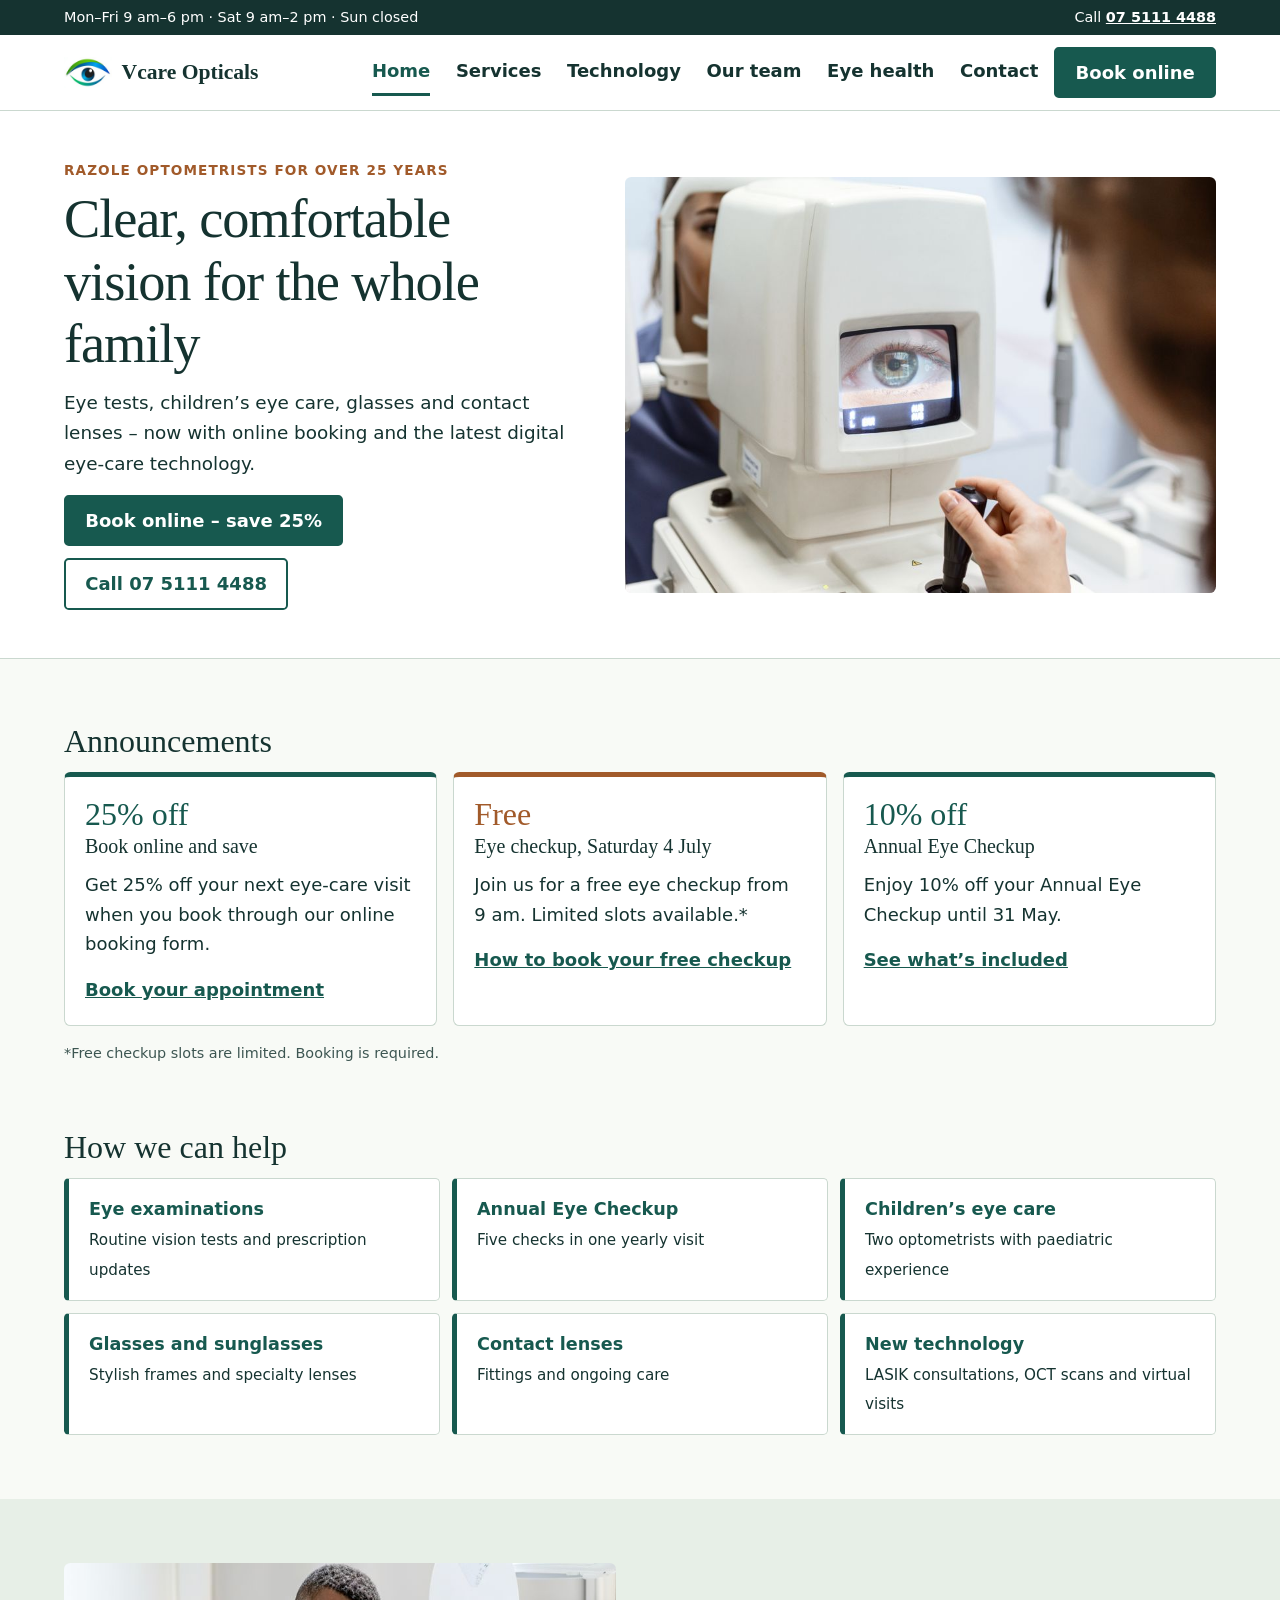
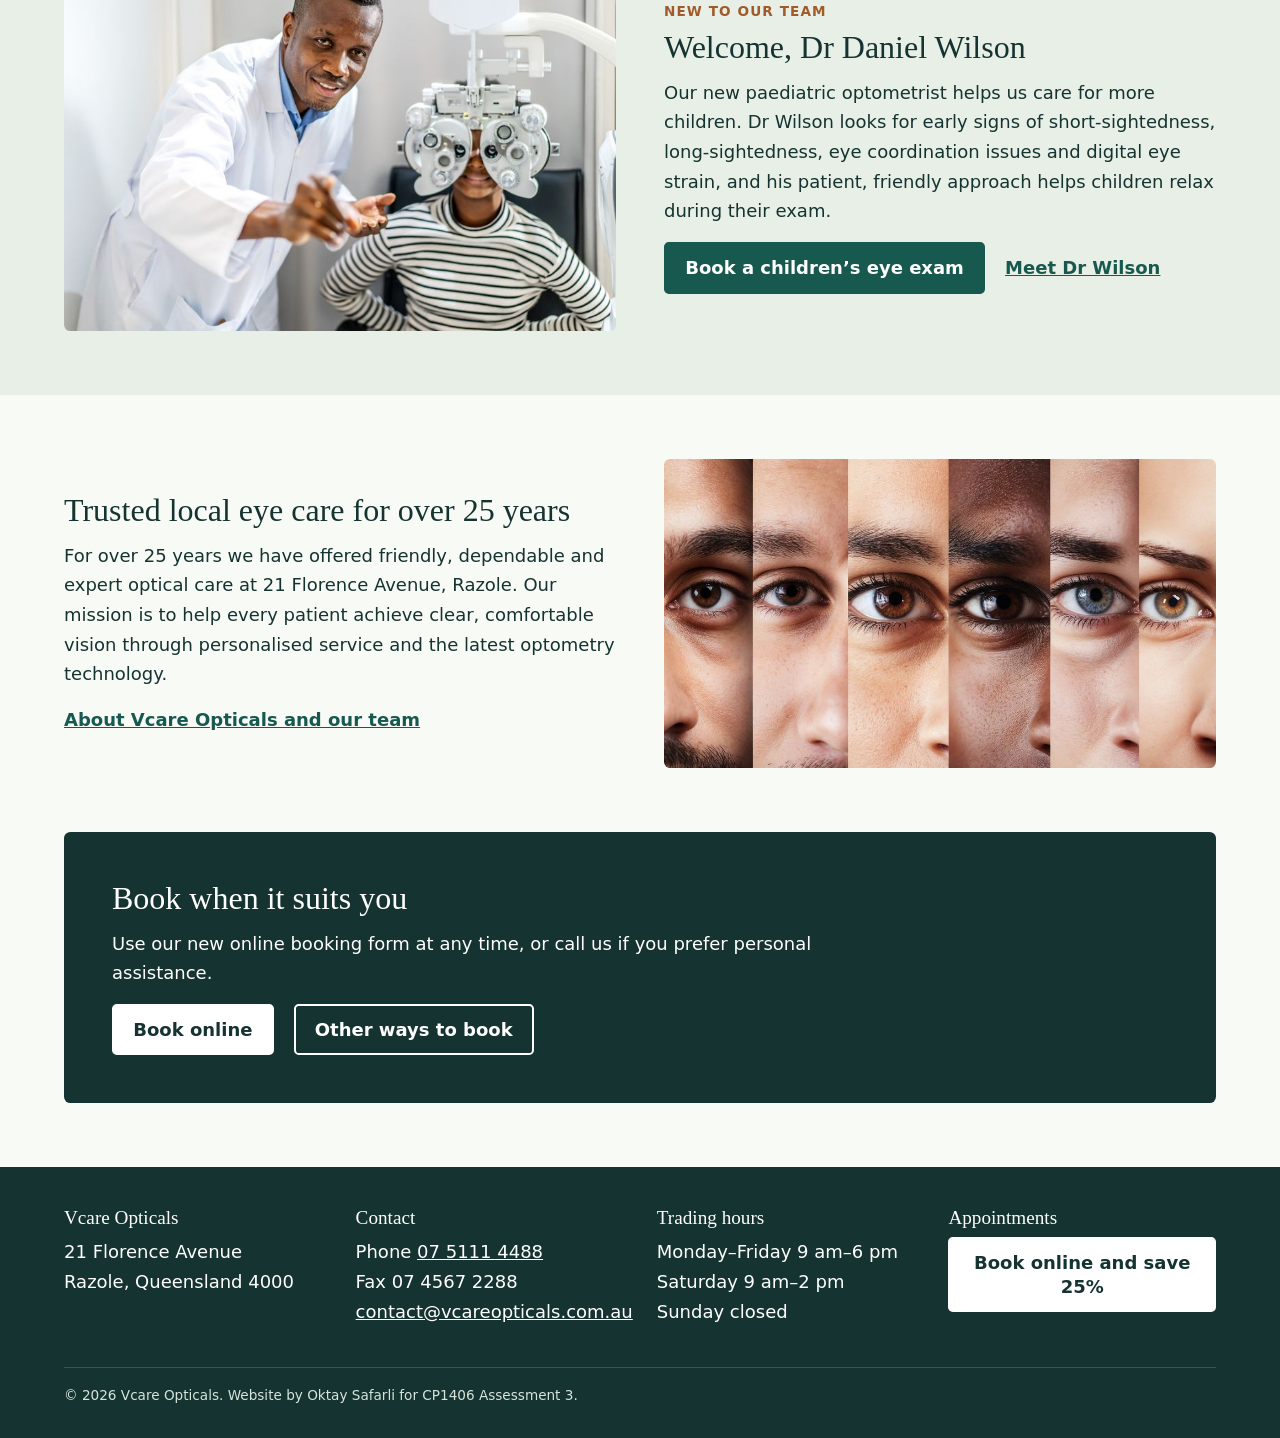
<file: a3/index.html>
<!DOCTYPE html>
<html lang="en-AU">
<head>
  <meta charset="utf-8">
  <meta name="viewport" content="width=device-width, initial-scale=1">
  <title>Home | Vcare Opticals</title>
  <meta name="description" content="Vcare Opticals in Razole: eye examinations, children's eye care, glasses, contact lenses and online appointment booking.">
  <link rel="icon" href="images/logo.jpg">
  <link rel="stylesheet" href="css/styles.css">
  <script src="js/main.js" defer></script>
</head>
<body>
  <a class="skip" href="#main">Skip to main content</a>
  <header class="site-header">
    <div class="topbar">
      <div class="wrap">
        <p>Mon&ndash;Fri 9 am&ndash;6 pm &middot; Sat 9 am&ndash;2 pm &middot; Sun closed</p>
        <p>Call <a href="tel:+61751114488">07 5111 4488</a></p>
      </div>
    </div>
    <div class="wrap header-main">
      <a class="brand" href="index.html"><img src="images/logo.jpg" alt="" width="240" height="152">Vcare Opticals</a>
      <button class="menu-toggle" type="button" aria-expanded="false" aria-controls="site-nav" hidden>Menu</button>
      <nav id="site-nav" aria-label="Main">
        <ul>
          <li><a href="index.html" aria-current="page">Home</a></li>
          <li><a href="services.html">Services</a></li>
          <li><a href="technology.html">Technology</a></li>
          <li><a href="about.html">Our team</a></li>
          <li><a href="eye-health.html">Eye health</a></li>
          <li><a href="contact.html">Contact</a></li>
        </ul>
        <a class="button nav-book" href="booking.html">Book online</a>
      </nav>
    </div>
  </header>
  <main id="main">

<section class="hero">
  <div class="wrap hero-grid">
    <div class="hero-text">
      <p class="eyebrow">Razole optometrists for over 25 years</p>
      <h1>Clear, comfortable vision for the whole family</h1>
      <p class="lead">Eye tests, children&rsquo;s eye care, glasses and contact lenses &ndash; now with online booking and the latest digital eye-care technology.</p>
      <div class="actions">
        <a class="button" href="booking.html">Book online &ndash; save 25%</a>
        <a class="button button-outline" href="tel:+61751114488">Call 07 5111 4488</a>
      </div>
    </div>
    <img class="hero-img" src="images/hero-digital-exam.jpg" alt="Optometrist using digital equipment to examine a patient's eye" width="1400" height="636">
  </div>
</section>

<section class="wrap announcements" aria-labelledby="news-heading">
  <h2 id="news-heading">Announcements</h2>
  <div class="card-grid three">
    <article class="offer">
      <p class="offer-figure">25% off</p>
      <h3>Book online and save</h3>
      <p>Get 25% off your next eye-care visit when you book through our online booking form.</p>
      <a class="text-link" href="booking.html">Book your appointment</a>
    </article>
    <article class="offer offer-feature">
      <p class="offer-figure">Free</p>
      <h3>Eye checkup, Saturday 4 July</h3>
      <p>Join us for a free eye checkup from 9 am. Limited slots available.*</p>
      <a class="text-link" href="free-checkup.html">How to book your free checkup</a>
    </article>
    <article class="offer">
      <p class="offer-figure">10% off</p>
      <h3>Annual Eye Checkup</h3>
      <p>Enjoy 10% off your Annual Eye Checkup until 31 May.</p>
      <a class="text-link" href="services.html#annual-checkup">See what&rsquo;s included</a>
    </article>
  </div>
  <p class="small">*Free checkup slots are limited. Booking is required.</p>
</section>

<section class="wrap" aria-labelledby="services-heading">
  <h2 id="services-heading">How we can help</h2>
  <ul class="service-links">
    <li><a href="services.html#exams"><strong>Eye examinations</strong><span>Routine vision tests and prescription updates</span></a></li>
    <li><a href="services.html#annual-checkup"><strong>Annual Eye Checkup</strong><span>Five checks in one yearly visit</span></a></li>
    <li><a href="services.html#children"><strong>Children&rsquo;s eye care</strong><span>Two optometrists with paediatric experience</span></a></li>
    <li><a href="services.html#eyewear"><strong>Glasses and sunglasses</strong><span>Stylish frames and specialty lenses</span></a></li>
    <li><a href="services.html#contact-lenses"><strong>Contact lenses</strong><span>Fittings and ongoing care</span></a></li>
    <li><a href="technology.html"><strong>New technology</strong><span>LASIK consultations, OCT scans and virtual visits</span></a></li>
  </ul>
</section>

<section class="band" aria-labelledby="kids-heading">
  <div class="wrap split">
    <img src="images/staff-daniel.jpg" alt="Dr Daniel Wilson guiding a child through an eye test" width="800" height="533" loading="lazy">
    <div>
      <p class="eyebrow">New to our team</p>
      <h2 id="kids-heading">Welcome, Dr Daniel Wilson</h2>
      <p>Our new paediatric optometrist helps us care for more children. Dr Wilson looks for early signs of short-sightedness, long-sightedness, eye coordination issues and digital eye strain, and his patient, friendly approach helps children relax during their exam.</p>
      <div class="actions">
        <a class="button" href="booking.html?type=children">Book a children&rsquo;s eye exam</a>
        <a class="text-link" href="about.html#daniel">Meet Dr Wilson</a>
      </div>
    </div>
  </div>
</section>

<section class="wrap split split-reverse" aria-labelledby="about-heading">
  <img src="images/eyes-collage.jpg" alt="Close-up collage of six people's eyes" width="1000" height="560" loading="lazy">
  <div>
    <h2 id="about-heading">Trusted local eye care for over 25 years</h2>
    <p>For over 25 years we have offered friendly, dependable and expert optical care at 21 Florence Avenue, Razole. Our mission is to help every patient achieve clear, comfortable vision through personalised service and the latest optometry technology.</p>
    <a class="text-link" href="about.html">About Vcare Opticals and our team</a>
  </div>
</section>

<section class="wrap cta-panel" aria-labelledby="book-heading">
  <h2 id="book-heading">Book when it suits you</h2>
  <p>Use our new online booking form at any time, or call us if you prefer personal assistance.</p>
  <div class="actions">
    <a class="button" href="booking.html">Book online</a>
    <a class="button button-outline" href="contact.html">Other ways to book</a>
  </div>
</section>

  </main>
  <footer class="site-footer">
    <div class="wrap footer-grid">
      <div>
        <h2>Vcare Opticals</h2>
        <address>21 Florence Avenue<br>Razole, Queensland 4000</address>
      </div>
      <div>
        <h2>Contact</h2>
        <p>Phone <a href="tel:+61751114488">07 5111 4488</a><br>Fax 07 4567 2288<br><a href="mailto:contact@vcareopticals.com.au">contact@vcareopticals.com.au</a></p>
      </div>
      <div>
        <h2>Trading hours</h2>
        <p>Monday&ndash;Friday 9 am&ndash;6 pm<br>Saturday 9 am&ndash;2 pm<br>Sunday closed</p>
      </div>
      <div>
        <h2>Appointments</h2>
        <p><a class="button button-light" href="booking.html">Book online and save 25%</a></p>
      </div>
    </div>
    <p class="wrap footer-note">&copy; 2026 Vcare Opticals. Website by Oktay Safarli for CP1406 Assessment 3.</p>
  </footer>
</body>
</html>
</file>
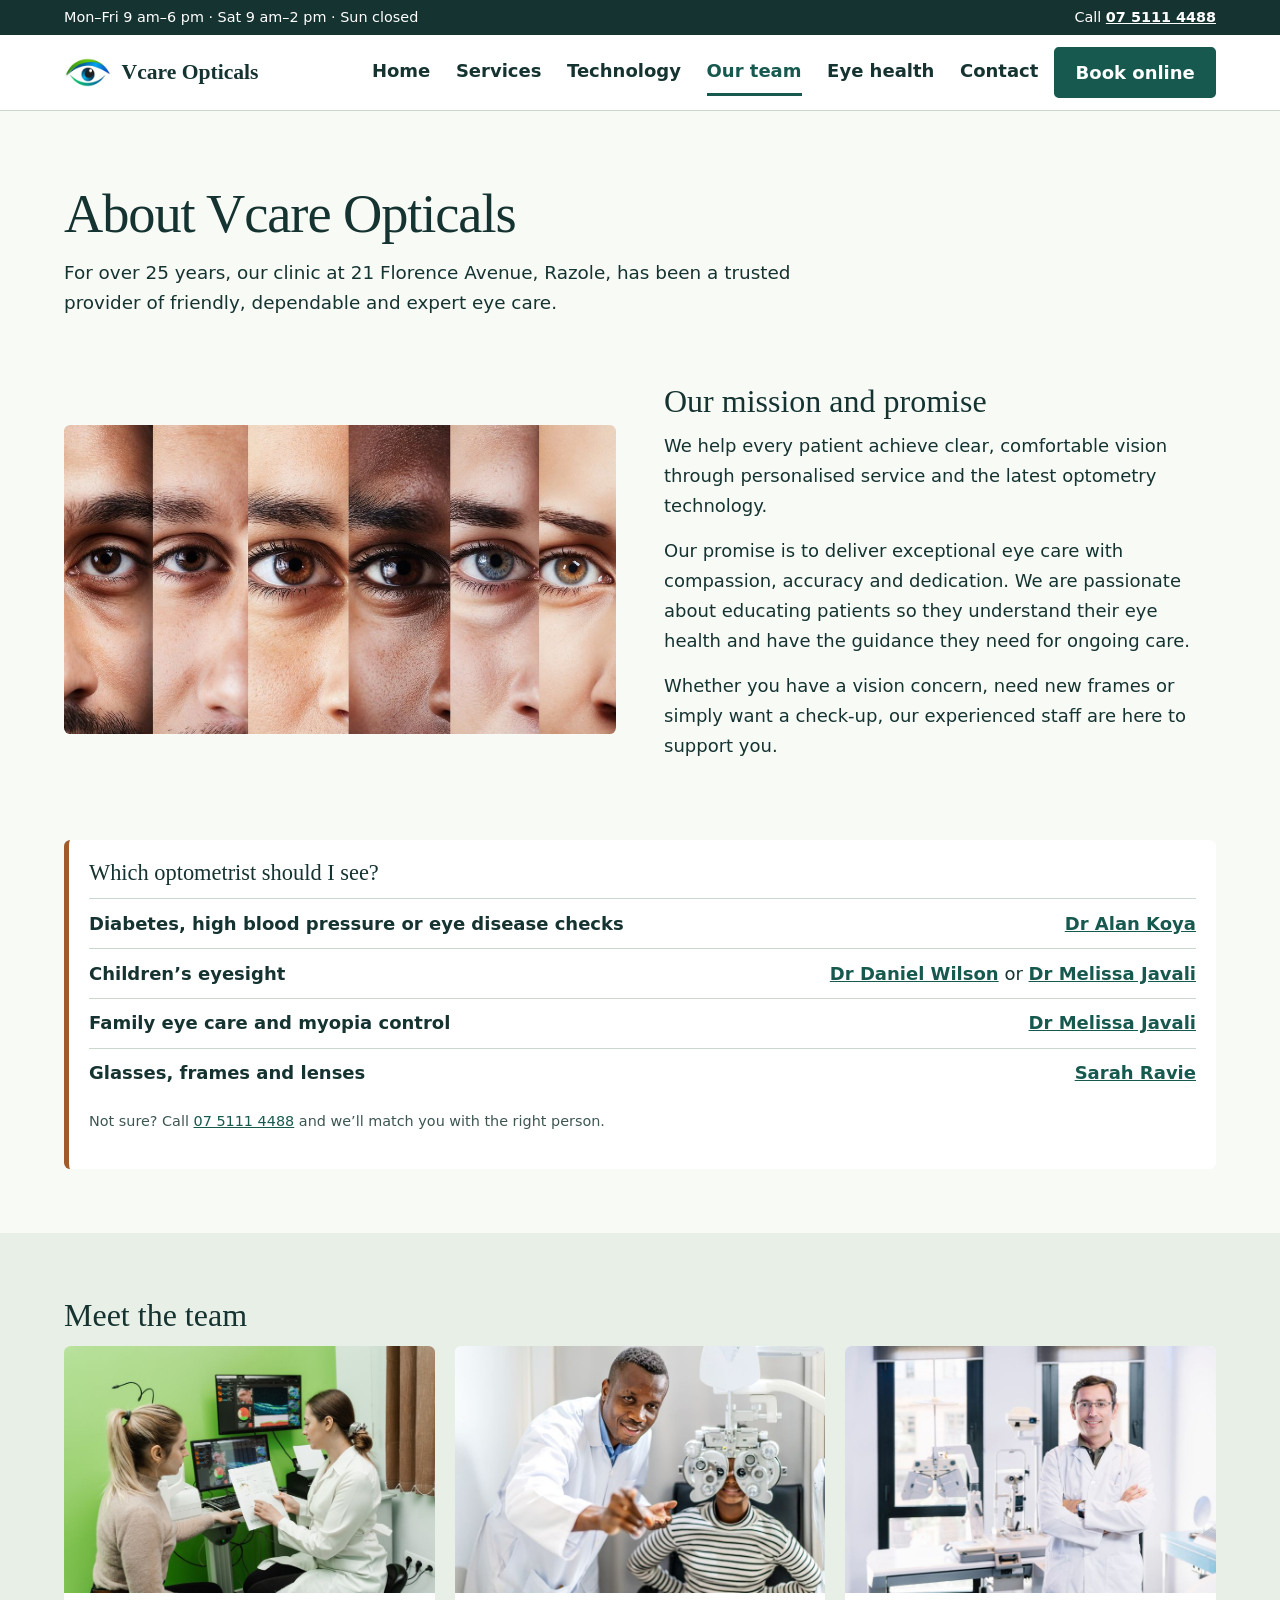
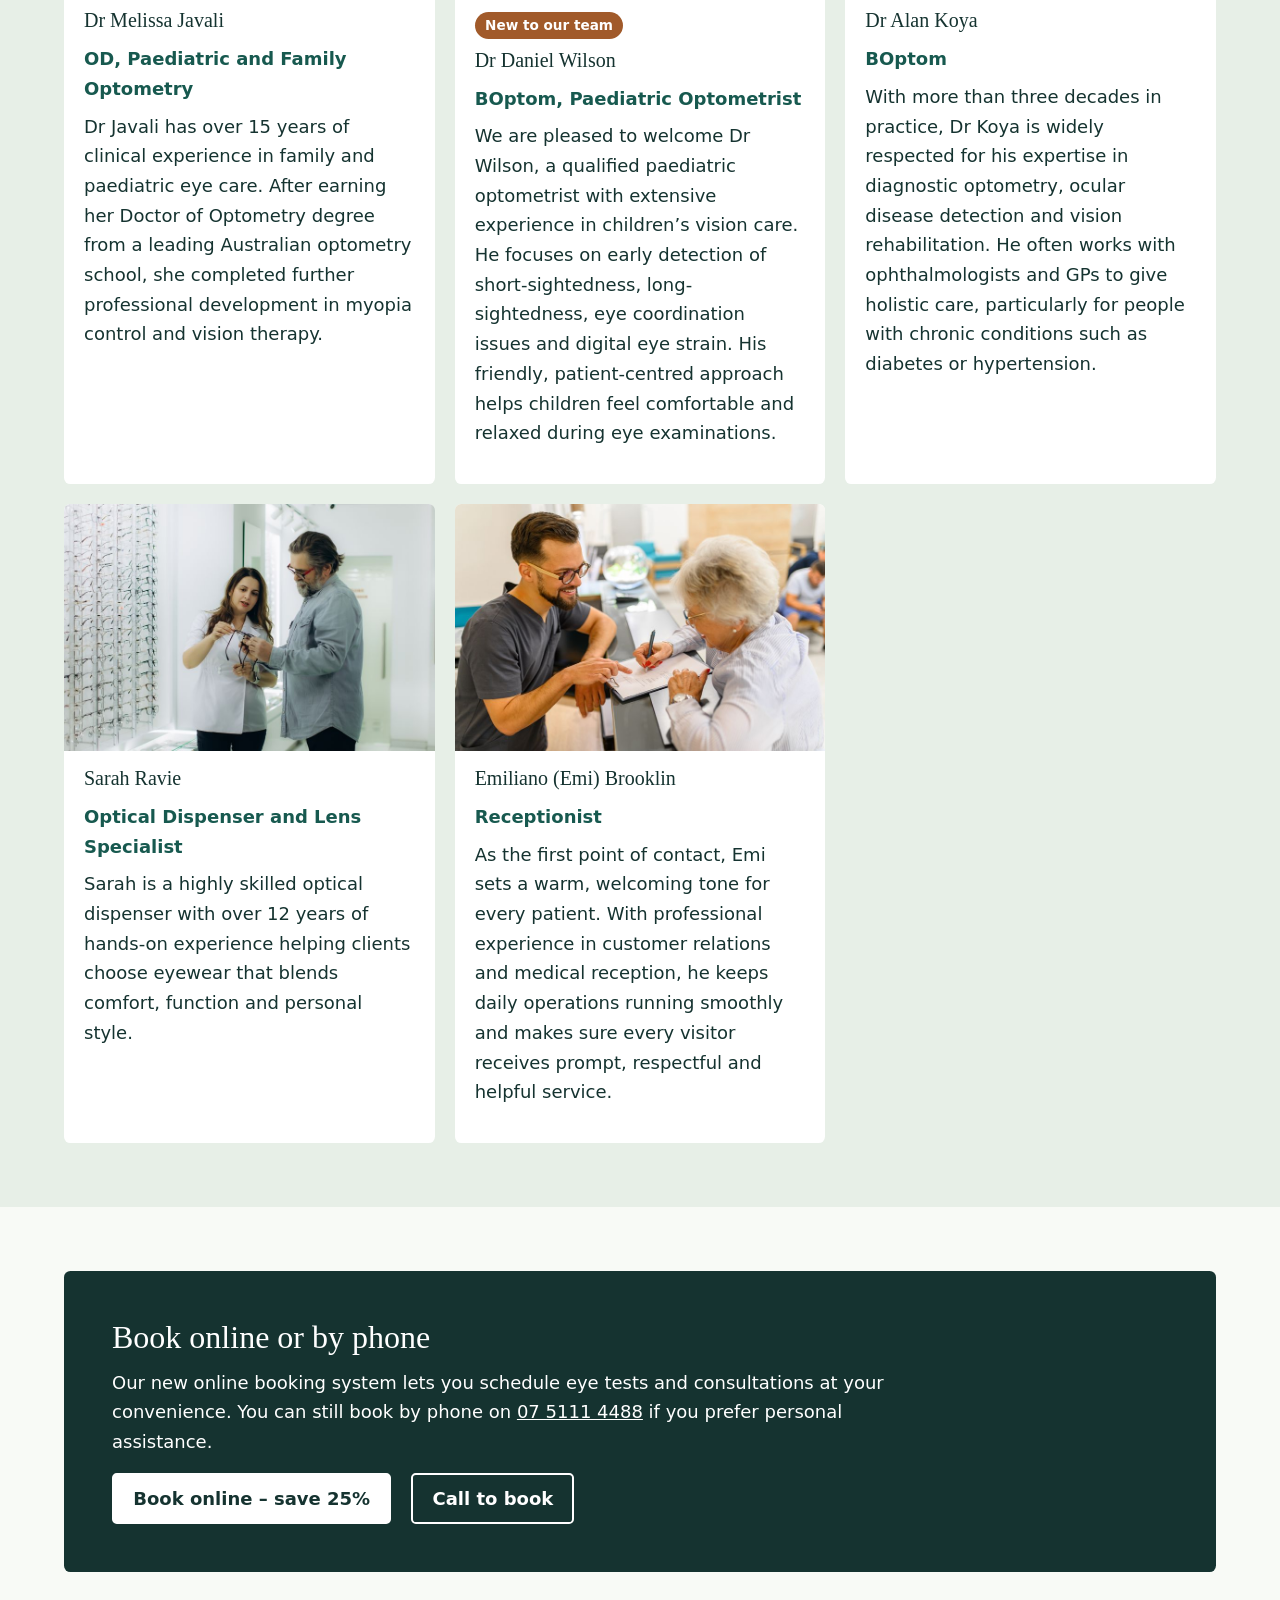
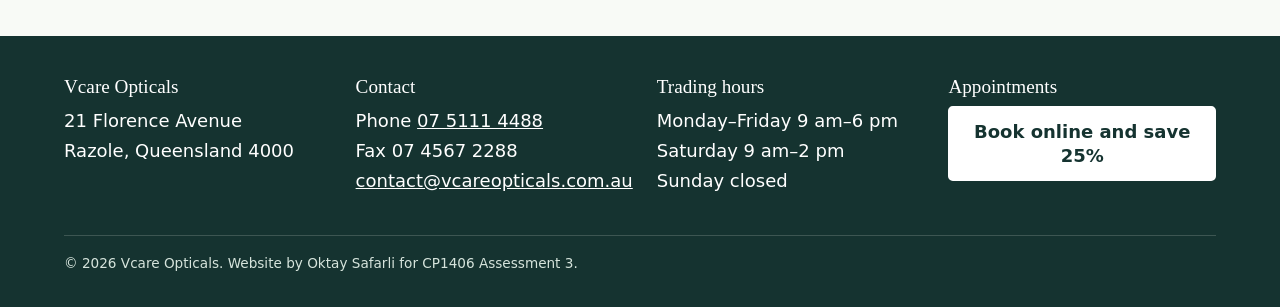
<file: a3/about.html>
<!DOCTYPE html>
<html lang="en-AU">
<head>
  <meta charset="utf-8">
  <meta name="viewport" content="width=device-width, initial-scale=1">
  <title>About us and our team | Vcare Opticals</title>
  <meta name="description" content="Meet the Vcare Opticals team: optometrists Dr Melissa Javali, Dr Daniel Wilson and Dr Alan Koya, lens specialist Sarah Ravie and receptionist Emi Brooklin.">
  <link rel="icon" href="images/logo.jpg">
  <link rel="stylesheet" href="css/styles.css">
  <script src="js/main.js" defer></script>
</head>
<body>
  <a class="skip" href="#main">Skip to main content</a>
  <header class="site-header">
    <div class="topbar">
      <div class="wrap">
        <p>Mon&ndash;Fri 9 am&ndash;6 pm &middot; Sat 9 am&ndash;2 pm &middot; Sun closed</p>
        <p>Call <a href="tel:+61751114488">07 5111 4488</a></p>
      </div>
    </div>
    <div class="wrap header-main">
      <a class="brand" href="index.html"><img src="images/logo.jpg" alt="" width="240" height="152">Vcare Opticals</a>
      <button class="menu-toggle" type="button" aria-expanded="false" aria-controls="site-nav" hidden>Menu</button>
      <nav id="site-nav" aria-label="Main">
        <ul>
          <li><a href="index.html">Home</a></li>
          <li><a href="services.html">Services</a></li>
          <li><a href="technology.html">Technology</a></li>
          <li><a href="about.html" aria-current="page">Our team</a></li>
          <li><a href="eye-health.html">Eye health</a></li>
          <li><a href="contact.html">Contact</a></li>
        </ul>
        <a class="button nav-book" href="booking.html">Book online</a>
      </nav>
    </div>
  </header>
  <main id="main">

<div class="wrap page-head">
  <h1>About Vcare Opticals</h1>
  <p class="lead">For over 25 years, our clinic at 21 Florence Avenue, Razole, has been a trusted provider of friendly, dependable and expert eye care.</p>
</div>

<section class="wrap split" aria-labelledby="mission-h">
  <img src="images/eyes-collage.jpg" alt="Close-up collage of six people's eyes" width="1000" height="560">
  <div>
    <h2 id="mission-h">Our mission and promise</h2>
    <p>We help every patient achieve clear, comfortable vision through personalised service and the latest optometry technology.</p>
    <p>Our promise is to deliver exceptional eye care with compassion, accuracy and dedication. We are passionate about educating patients so they understand their eye health and have the guidance they need for ongoing care.</p>
    <p>Whether you have a vision concern, need new frames or simply want a check-up, our experienced staff are here to support you.</p>
  </div>
</section>

<section class="wrap who" aria-labelledby="who-h">
  <h2 id="who-h">Which optometrist should I see?</h2>
  <ul class="who-list">
    <li><strong>Diabetes, high blood pressure or eye disease checks</strong><span><a href="about.html#alan">Dr Alan Koya</a></span></li>
    <li><strong>Children&rsquo;s eyesight</strong><span><a href="about.html#daniel">Dr Daniel Wilson</a> or <a href="about.html#melissa">Dr Melissa Javali</a></span></li>
    <li><strong>Family eye care and myopia control</strong><span><a href="about.html#melissa">Dr Melissa Javali</a></span></li>
    <li><strong>Glasses, frames and lenses</strong><span><a href="about.html#sarah">Sarah Ravie</a></span></li>
  </ul>
  <p class="small">Not sure? Call <a href="tel:+61751114488">07 5111 4488</a> and we&rsquo;ll match you with the right person.</p>
</section>

<section class="band" aria-labelledby="team-h">
  <div class="wrap">
    <h2 id="team-h">Meet the team</h2>
    <div class="staff-grid">
    <article class="staff-card" id="melissa">
      <img src="images/staff-melissa.jpg" alt="Dr Melissa Javali reviewing eye scan results with a patient" width="800" height="533" loading="lazy">
      <div class="staff-body">
        <h3>Dr Melissa Javali</h3>
        <p class="role">OD, Paediatric and Family Optometry</p>
        <p>Dr Javali has over 15 years of clinical experience in family and paediatric eye care. After earning her Doctor of Optometry degree from a leading Australian optometry school, she completed further professional development in myopia control and vision therapy.</p>
      </div>
    </article>
    <article class="staff-card" id="daniel">
      <img src="images/staff-daniel.jpg" alt="Dr Daniel Wilson guiding a child through an eye test" width="800" height="533" loading="lazy">
      <div class="staff-body">
        <p class="badge">New to our team</p><h3>Dr Daniel Wilson</h3>
        <p class="role">BOptom, Paediatric Optometrist</p>
        <p>We are pleased to welcome Dr Wilson, a qualified paediatric optometrist with extensive experience in children&rsquo;s vision care. He focuses on early detection of short-sightedness, long-sightedness, eye coordination issues and digital eye strain. His friendly, patient-centred approach helps children feel comfortable and relaxed during eye examinations.</p>
      </div>
    </article>
    <article class="staff-card" id="alan">
      <img src="images/staff-alan.jpg" alt="Dr Alan Koya standing in a consulting room" width="800" height="533" loading="lazy">
      <div class="staff-body">
        <h3>Dr Alan Koya</h3>
        <p class="role">BOptom</p>
        <p>With more than three decades in practice, Dr Koya is widely respected for his expertise in diagnostic optometry, ocular disease detection and vision rehabilitation. He often works with ophthalmologists and GPs to give holistic care, particularly for people with chronic conditions such as diabetes or hypertension.</p>
      </div>
    </article>
    <article class="staff-card" id="sarah">
      <img src="images/staff-sarah.jpg" alt="Sarah Ravie helping a customer try on frames" width="800" height="533" loading="lazy">
      <div class="staff-body">
        <h3>Sarah Ravie</h3>
        <p class="role">Optical Dispenser and Lens Specialist</p>
        <p>Sarah is a highly skilled optical dispenser with over 12 years of hands-on experience helping clients choose eyewear that blends comfort, function and personal style.</p>
      </div>
    </article>
    <article class="staff-card" id="emiliano">
      <img src="images/staff-emiliano.jpg" alt="Emiliano Brooklin helping a patient complete a form at reception" width="800" height="533" loading="lazy">
      <div class="staff-body">
        <h3>Emiliano (Emi) Brooklin</h3>
        <p class="role">Receptionist</p>
        <p>As the first point of contact, Emi sets a warm, welcoming tone for every patient. With professional experience in customer relations and medical reception, he keeps daily operations running smoothly and makes sure every visitor receives prompt, respectful and helpful service.</p>
      </div>
    </article>
    </div>
  </div>
</section>

<section class="wrap cta-panel" aria-labelledby="booking-h">
  <h2 id="booking-h">Book online or by phone</h2>
  <p>Our new online booking system lets you schedule eye tests and consultations at your convenience. You can still book by phone on <a href="tel:+61751114488">07 5111 4488</a> if you prefer personal assistance.</p>
  <div class="actions">
    <a class="button" href="booking.html">Book online &ndash; save 25%</a>
    <a class="button button-outline" href="tel:+61751114488">Call to book</a>
  </div>
</section>

  </main>
  <footer class="site-footer">
    <div class="wrap footer-grid">
      <div>
        <h2>Vcare Opticals</h2>
        <address>21 Florence Avenue<br>Razole, Queensland 4000</address>
      </div>
      <div>
        <h2>Contact</h2>
        <p>Phone <a href="tel:+61751114488">07 5111 4488</a><br>Fax 07 4567 2288<br><a href="mailto:contact@vcareopticals.com.au">contact@vcareopticals.com.au</a></p>
      </div>
      <div>
        <h2>Trading hours</h2>
        <p>Monday&ndash;Friday 9 am&ndash;6 pm<br>Saturday 9 am&ndash;2 pm<br>Sunday closed</p>
      </div>
      <div>
        <h2>Appointments</h2>
        <p><a class="button button-light" href="booking.html">Book online and save 25%</a></p>
      </div>
    </div>
    <p class="wrap footer-note">&copy; 2026 Vcare Opticals. Website by Oktay Safarli for CP1406 Assessment 3.</p>
  </footer>
</body>
</html>
</file>
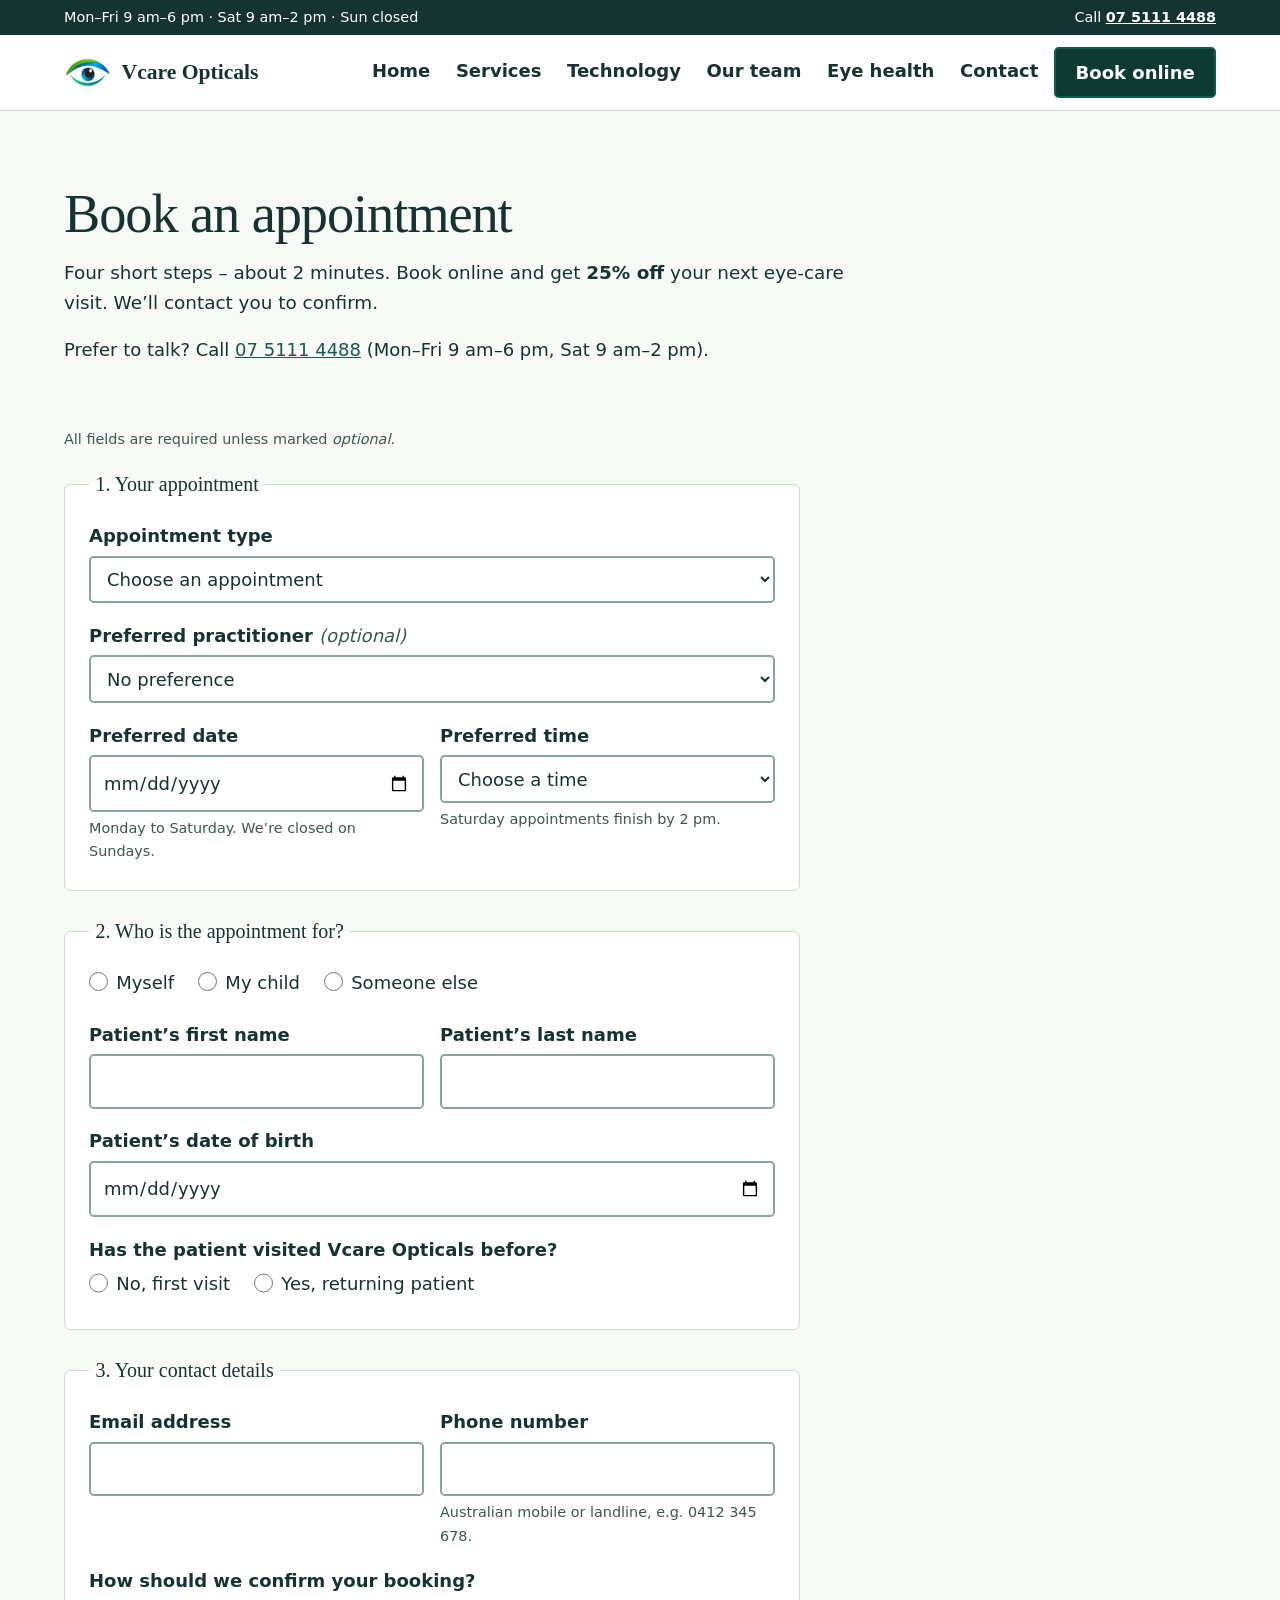
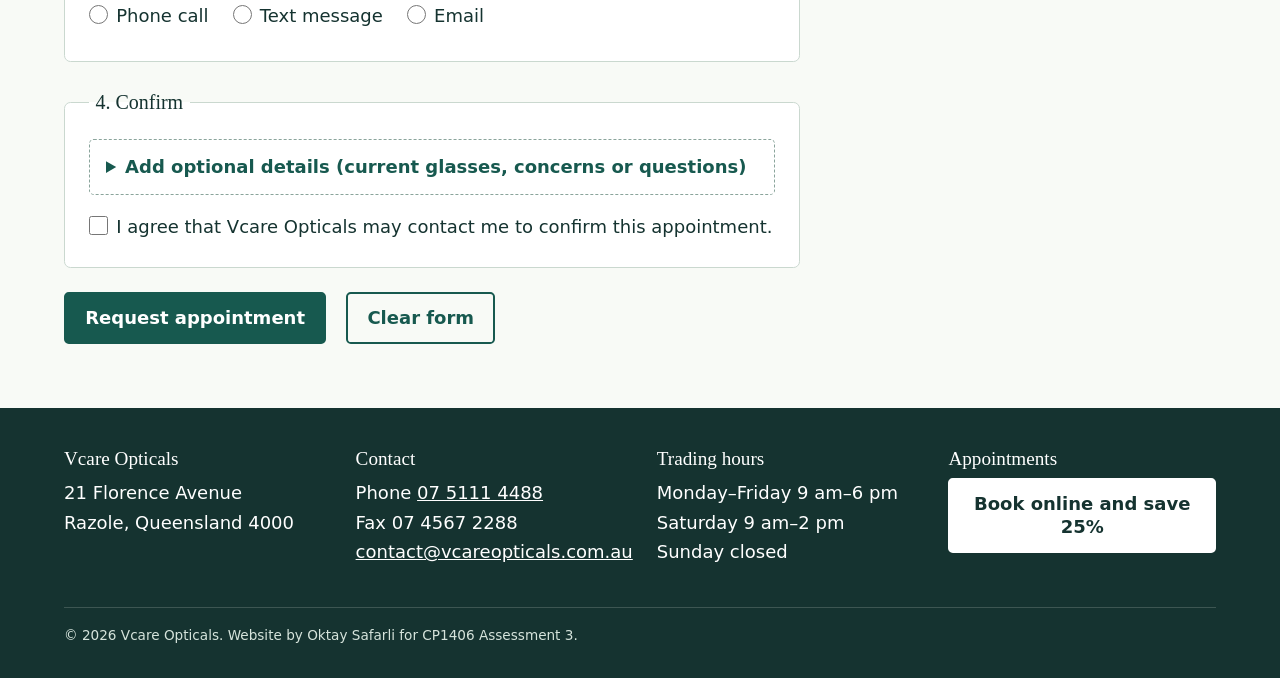
<file: a3/booking.html>
<!DOCTYPE html>
<html lang="en-AU">
<head>
  <meta charset="utf-8">
  <meta name="viewport" content="width=device-width, initial-scale=1">
  <title>Book an appointment online | Vcare Opticals</title>
  <meta name="description" content="Book an eye examination, Annual Eye Checkup, children's eye exam or consultation online at Vcare Opticals and save 25%.">
  <link rel="icon" href="images/logo.jpg">
  <link rel="stylesheet" href="css/styles.css">
  <script src="js/main.js" defer></script>
  <script src="js/booking.js" defer></script>
</head>
<body>
  <a class="skip" href="#main">Skip to main content</a>
  <header class="site-header">
    <div class="topbar">
      <div class="wrap">
        <p>Mon&ndash;Fri 9 am&ndash;6 pm &middot; Sat 9 am&ndash;2 pm &middot; Sun closed</p>
        <p>Call <a href="tel:+61751114488">07 5111 4488</a></p>
      </div>
    </div>
    <div class="wrap header-main">
      <a class="brand" href="index.html"><img src="images/logo.jpg" alt="" width="240" height="152">Vcare Opticals</a>
      <button class="menu-toggle" type="button" aria-expanded="false" aria-controls="site-nav" hidden>Menu</button>
      <nav id="site-nav" aria-label="Main">
        <ul>
          <li><a href="index.html">Home</a></li>
          <li><a href="services.html">Services</a></li>
          <li><a href="technology.html">Technology</a></li>
          <li><a href="about.html">Our team</a></li>
          <li><a href="eye-health.html">Eye health</a></li>
          <li><a href="contact.html">Contact</a></li>
        </ul>
        <a class="button nav-book" href="booking.html" aria-current="page">Book online</a>
      </nav>
    </div>
  </header>
  <main id="main">

<div class="wrap page-head">
  <h1>Book an appointment</h1>
  <p class="lead">Four short steps &ndash; about 2 minutes. Book online and get <strong>25% off</strong> your next eye-care visit. We&rsquo;ll contact you to confirm.</p>
  <p>Prefer to talk? Call <a href="tel:+61751114488">07 5111 4488</a> (Mon&ndash;Fri 9 am&ndash;6 pm, Sat 9 am&ndash;2 pm).</p>
</div>

<div class="wrap booking-layout">
  <div class="form-panel">
    <div id="error-summary" class="error-summary" tabindex="-1" hidden>
      <h2>Please fix the following</h2>
      <ul></ul>
    </div>

    <form id="booking-form" action="booking.html" method="post">
      <p class="small">All fields are required unless marked <em>optional</em>.</p>

      <fieldset>
        <legend>1. Your appointment</legend>
        <div class="field">
          <label for="appt-type">Appointment type</label>
          <select id="appt-type" name="appt-type" required aria-describedby="appt-type-error">
            <option value="">Choose an appointment</option>
            <option value="exam">Eye examination (vision test)</option>
            <option value="annual">Annual Eye Checkup &ndash; 10% off until 31 May</option>
            <option value="children">Children&rsquo;s eye examination</option>
            <option value="contacts">Contact lens fitting</option>
            <option value="eyewear">Glasses and frame fitting</option>
            <option value="dry-eye">Dry-eye assessment</option>
            <option value="eye-strain">Digital eye strain assessment</option>
            <option value="lasik">LASIK consultation</option>
            <option value="virtual">Virtual consultation (tele-optometry)</option>
          </select>
          <p class="error" id="appt-type-error"></p>
        </div>
        <div class="field">
          <label for="practitioner">Preferred practitioner <em>(optional)</em></label>
          <select id="practitioner" name="practitioner">
            <option value="any">No preference</option>
            <option value="melissa">Dr Melissa Javali &ndash; family and paediatric</option>
            <option value="daniel">Dr Daniel Wilson &ndash; paediatric</option>
            <option value="alan">Dr Alan Koya &ndash; eye disease, diabetes and blood pressure</option>
            <option value="sarah">Sarah Ravie &ndash; eyewear and lenses</option>
          </select>
        </div>
        <div class="field-row">
          <div class="field">
            <label for="appt-date">Preferred date</label>
            <input type="date" id="appt-date" name="appt-date" required aria-describedby="appt-date-hint appt-date-error">
            <p class="hint" id="appt-date-hint">Monday to Saturday. We&rsquo;re closed on Sundays.</p>
            <p class="error" id="appt-date-error"></p>
          </div>
          <div class="field">
            <label for="appt-time">Preferred time</label>
            <select id="appt-time" name="appt-time" required aria-describedby="appt-time-hint appt-time-error">
              <option value="">Choose a time</option>
            <option value="09:00">9:00 am</option>
            <option value="09:30">9:30 am</option>
            <option value="10:00">10:00 am</option>
            <option value="10:30">10:30 am</option>
            <option value="11:00">11:00 am</option>
            <option value="11:30">11:30 am</option>
            <option value="12:00">12:00 pm</option>
            <option value="12:30">12:30 pm</option>
            <option value="13:00">1:00 pm</option>
            <option value="13:30">1:30 pm</option>
            <option value="14:00">2:00 pm</option>
            <option value="14:30">2:30 pm</option>
            <option value="15:00">3:00 pm</option>
            <option value="15:30">3:30 pm</option>
            <option value="16:00">4:00 pm</option>
            <option value="16:30">4:30 pm</option>
            <option value="17:00">5:00 pm</option>
            <option value="17:30">5:30 pm</option>
            </select>
            <p class="hint" id="appt-time-hint">Saturday appointments finish by 2 pm.</p>
            <p class="error" id="appt-time-error"></p>
          </div>
        </div>
      </fieldset>

      <fieldset>
        <legend>2. Who is the appointment for?</legend>
        <div class="field">
          <div class="choice-group" id="booking-for" role="radiogroup" aria-describedby="booking-for-error">
            <label class="choice"><input type="radio" name="booking-for" value="self" required> Myself</label>
            <label class="choice"><input type="radio" name="booking-for" value="child"> My child</label>
            <label class="choice"><input type="radio" name="booking-for" value="other"> Someone else</label>
          </div>
          <p class="error" id="booking-for-error"></p>
        </div>
        <div class="field-row">
          <div class="field">
            <label for="patient-first">Patient&rsquo;s first name</label>
            <input type="text" id="patient-first" name="patient-first" autocomplete="given-name" maxlength="40" required aria-describedby="patient-first-error">
            <p class="error" id="patient-first-error"></p>
          </div>
          <div class="field">
            <label for="patient-last">Patient&rsquo;s last name</label>
            <input type="text" id="patient-last" name="patient-last" autocomplete="family-name" maxlength="40" required aria-describedby="patient-last-error">
            <p class="error" id="patient-last-error"></p>
          </div>
        </div>
        <div class="field">
          <label for="dob">Patient&rsquo;s date of birth</label>
          <input type="date" id="dob" name="dob" required aria-describedby="dob-error">
          <p class="error" id="dob-error"></p>
        </div>
        <div class="field">
          <p class="label" id="visited-label">Has the patient visited Vcare Opticals before?</p>
          <div class="choice-group" id="visited" role="radiogroup" aria-labelledby="visited-label" aria-describedby="visited-error">
            <label class="choice"><input type="radio" name="visited" value="new" required> No, first visit</label>
            <label class="choice"><input type="radio" name="visited" value="returning"> Yes, returning patient</label>
          </div>
          <p class="error" id="visited-error"></p>
        </div>
      </fieldset>

      <fieldset>
        <legend>3. Your contact details</legend>
        <div class="field" id="contact-name-field">
          <label for="contact-name">Your full name (parent, guardian or carer)</label>
          <input type="text" id="contact-name" name="contact-name" autocomplete="name" maxlength="80" aria-describedby="contact-name-error">
          <p class="error" id="contact-name-error"></p>
        </div>
        <div class="field-row">
          <div class="field">
            <label for="email">Email address</label>
            <input type="email" id="email" name="email" autocomplete="email" maxlength="100" required aria-describedby="email-error">
            <p class="error" id="email-error"></p>
          </div>
          <div class="field">
            <label for="phone">Phone number</label>
            <input type="tel" id="phone" name="phone" autocomplete="tel" maxlength="16" required aria-describedby="phone-hint phone-error">
            <p class="hint" id="phone-hint">Australian mobile or landline, e.g. 0412 345 678.</p>
            <p class="error" id="phone-error"></p>
          </div>
        </div>
        <div class="field">
          <p class="label" id="contact-pref-label">How should we confirm your booking?</p>
          <div class="choice-group" id="contact-pref" role="radiogroup" aria-labelledby="contact-pref-label" aria-describedby="contact-pref-error">
            <label class="choice"><input type="radio" name="contact-pref" value="phone" required> Phone call</label>
            <label class="choice"><input type="radio" name="contact-pref" value="sms"> Text message</label>
            <label class="choice"><input type="radio" name="contact-pref" value="email"> Email</label>
          </div>
          <p class="error" id="contact-pref-error"></p>
        </div>
      </fieldset>

      <fieldset>
        <legend>4. Confirm</legend>
        <details class="optional">
          <summary>Add optional details (current glasses, concerns or questions)</summary>
        <div class="field">
          <p class="label" id="wears-label">Does the patient currently wear: </p>
          <div class="choice-group" role="group" aria-labelledby="wears-label">
            <label class="choice"><input type="checkbox" name="wears" value="glasses"> Glasses</label>
            <label class="choice"><input type="checkbox" name="wears" value="contacts"> Contact lenses</label>
          </div>
        </div>
        <div class="field">
          <label for="notes">Vision concerns or questions</label>
          <textarea id="notes" name="notes" rows="4" maxlength="500" aria-describedby="notes-count"></textarea>
          <p class="hint" id="notes-count" aria-live="polite">500 characters left</p>
        </div>
        </details>
        <div class="field">
          <label class="choice"><input type="checkbox" id="consent" name="consent" required aria-describedby="consent-error"> I agree that Vcare Opticals may contact me to confirm this appointment.</label>
          <p class="error" id="consent-error"></p>
        </div>
      </fieldset>

      <div class="actions">
        <button class="button" type="submit">Request appointment</button>
        <button class="button button-outline" type="reset">Clear form</button>
      </div>
    </form>

    <div id="confirmation" class="confirmation" tabindex="-1" hidden>
      <h2>Thank you &ndash; your request has been sent</h2>
      <p>We&rsquo;ll contact you to confirm your appointment. Your 25% online booking discount will be applied at your visit.</p>
      <dl class="info-list" id="confirm-list"></dl>
      <p><a class="button button-outline" href="booking.html">Make another booking</a></p>
    </div>
  </div>

</div>

  </main>
  <footer class="site-footer">
    <div class="wrap footer-grid">
      <div>
        <h2>Vcare Opticals</h2>
        <address>21 Florence Avenue<br>Razole, Queensland 4000</address>
      </div>
      <div>
        <h2>Contact</h2>
        <p>Phone <a href="tel:+61751114488">07 5111 4488</a><br>Fax 07 4567 2288<br><a href="mailto:contact@vcareopticals.com.au">contact@vcareopticals.com.au</a></p>
      </div>
      <div>
        <h2>Trading hours</h2>
        <p>Monday&ndash;Friday 9 am&ndash;6 pm<br>Saturday 9 am&ndash;2 pm<br>Sunday closed</p>
      </div>
      <div>
        <h2>Appointments</h2>
        <p><a class="button button-light" href="booking.html">Book online and save 25%</a></p>
      </div>
    </div>
    <p class="wrap footer-note">&copy; 2026 Vcare Opticals. Website by Oktay Safarli for CP1406 Assessment 3.</p>
  </footer>
</body>
</html>
</file>
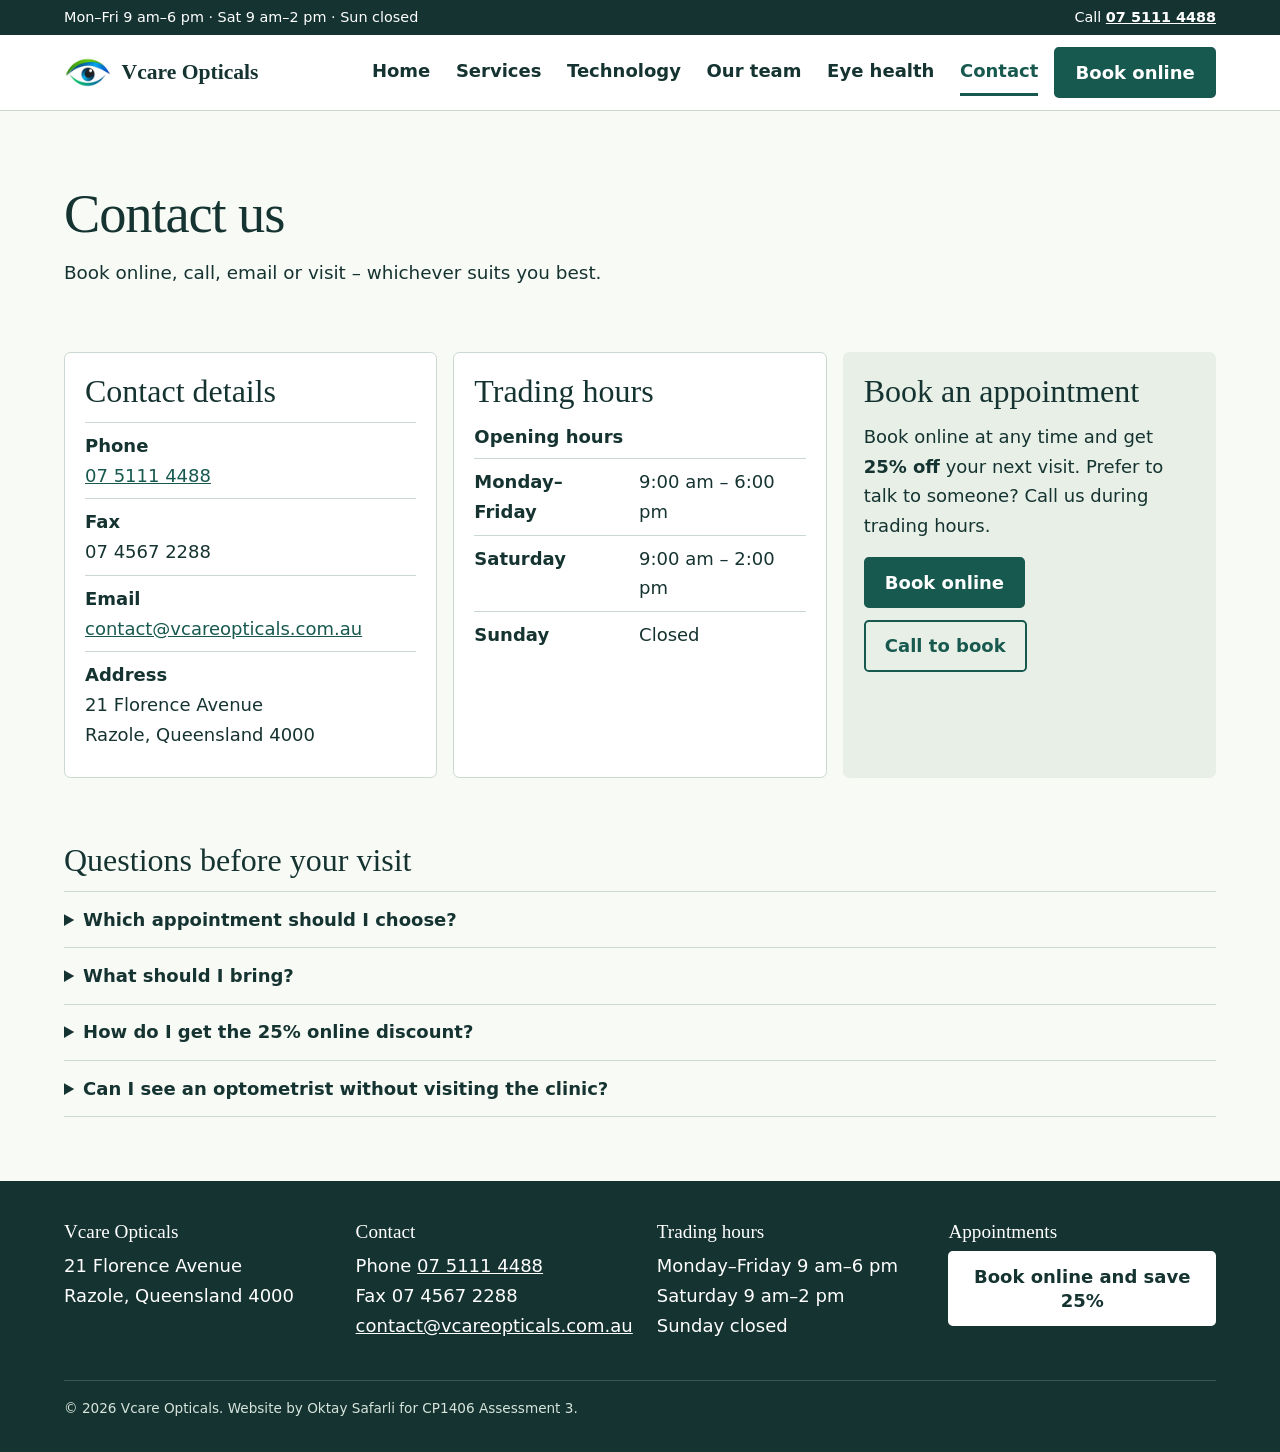
<file: a3/contact.html>
<!DOCTYPE html>
<html lang="en-AU">
<head>
  <meta charset="utf-8">
  <meta name="viewport" content="width=device-width, initial-scale=1">
  <title>Contact us | Vcare Opticals</title>
  <meta name="description" content="Contact Vcare Opticals at 21 Florence Avenue, Razole, Queensland 4000. Phone 07 5111 4488. Open Monday to Saturday.">
  <link rel="icon" href="images/logo.jpg">
  <link rel="stylesheet" href="css/styles.css">
  <script src="js/main.js" defer></script>
</head>
<body>
  <a class="skip" href="#main">Skip to main content</a>
  <header class="site-header">
    <div class="topbar">
      <div class="wrap">
        <p>Mon&ndash;Fri 9 am&ndash;6 pm &middot; Sat 9 am&ndash;2 pm &middot; Sun closed</p>
        <p>Call <a href="tel:+61751114488">07 5111 4488</a></p>
      </div>
    </div>
    <div class="wrap header-main">
      <a class="brand" href="index.html"><img src="images/logo.jpg" alt="" width="240" height="152">Vcare Opticals</a>
      <button class="menu-toggle" type="button" aria-expanded="false" aria-controls="site-nav" hidden>Menu</button>
      <nav id="site-nav" aria-label="Main">
        <ul>
          <li><a href="index.html">Home</a></li>
          <li><a href="services.html">Services</a></li>
          <li><a href="technology.html">Technology</a></li>
          <li><a href="about.html">Our team</a></li>
          <li><a href="eye-health.html">Eye health</a></li>
          <li><a href="contact.html" aria-current="page">Contact</a></li>
        </ul>
        <a class="button nav-book" href="booking.html">Book online</a>
      </nav>
    </div>
  </header>
  <main id="main">

<div class="wrap page-head">
  <h1>Contact us</h1>
  <p class="lead">Book online, call, email or visit &ndash; whichever suits you best.</p>
</div>

<div class="wrap contact-grid">
  <section class="card" aria-labelledby="details-h">
    <h2 id="details-h">Contact details</h2>
    <dl class="info-list">
      <div><dt>Phone</dt><dd><a href="tel:+61751114488">07 5111 4488</a></dd></div>
      <div><dt>Fax</dt><dd>07 4567 2288</dd></div>
      <div><dt>Email</dt><dd><a href="mailto:contact@vcareopticals.com.au">contact@vcareopticals.com.au</a></dd></div>
      <div><dt>Address</dt><dd><address>21 Florence Avenue<br>Razole, Queensland 4000</address></dd></div>
    </dl>
  </section>
  <section class="card" aria-labelledby="hours-h">
    <h2 id="hours-h">Trading hours</h2>
    <table class="hours">
      <caption>Opening hours</caption>
      <tr><th scope="row">Monday&ndash;Friday</th><td>9:00 am &ndash; 6:00 pm</td></tr>
      <tr><th scope="row">Saturday</th><td>9:00 am &ndash; 2:00 pm</td></tr>
      <tr><th scope="row">Sunday</th><td>Closed</td></tr>
    </table>
  </section>
  <section class="card card-accent" aria-labelledby="book-h">
    <h2 id="book-h">Book an appointment</h2>
    <p>Book online at any time and get <strong>25% off</strong> your next visit. Prefer to talk to someone? Call us during trading hours.</p>
    <div class="actions">
      <a class="button" href="booking.html">Book online</a>
      <a class="button button-outline" href="tel:+61751114488">Call to book</a>
    </div>
  </section>
</div>

<section class="wrap faq" aria-labelledby="faq-h">
  <h2 id="faq-h">Questions before your visit</h2>
  <details>
    <summary>Which appointment should I choose?</summary>
    <p>For a general check, choose an eye examination or the <a href="services.html#annual-checkup">Annual Eye Checkup</a>. For a child, choose a children&rsquo;s eye examination. If you&rsquo;re unsure, call us and we&rsquo;ll help.</p>
  </details>
  <details>
    <summary>What should I bring?</summary>
    <p>Bring your current glasses or contact lenses, any previous prescription, and a list of changes you&rsquo;ve noticed in your vision.</p>
  </details>
  <details>
    <summary>How do I get the 25% online discount?</summary>
    <p>Book through our <a href="booking.html">online booking form</a>. The discount applies to your next eye-care visit.</p>
  </details>
  <details>
    <summary>Can I see an optometrist without visiting the clinic?</summary>
    <p>Yes. For minor concerns and follow-ups, book a <a href="technology.html#virtual">virtual consultation</a>.</p>
  </details>
</section>

  </main>
  <footer class="site-footer">
    <div class="wrap footer-grid">
      <div>
        <h2>Vcare Opticals</h2>
        <address>21 Florence Avenue<br>Razole, Queensland 4000</address>
      </div>
      <div>
        <h2>Contact</h2>
        <p>Phone <a href="tel:+61751114488">07 5111 4488</a><br>Fax 07 4567 2288<br><a href="mailto:contact@vcareopticals.com.au">contact@vcareopticals.com.au</a></p>
      </div>
      <div>
        <h2>Trading hours</h2>
        <p>Monday&ndash;Friday 9 am&ndash;6 pm<br>Saturday 9 am&ndash;2 pm<br>Sunday closed</p>
      </div>
      <div>
        <h2>Appointments</h2>
        <p><a class="button button-light" href="booking.html">Book online and save 25%</a></p>
      </div>
    </div>
    <p class="wrap footer-note">&copy; 2026 Vcare Opticals. Website by Oktay Safarli for CP1406 Assessment 3.</p>
  </footer>
</body>
</html>
</file>
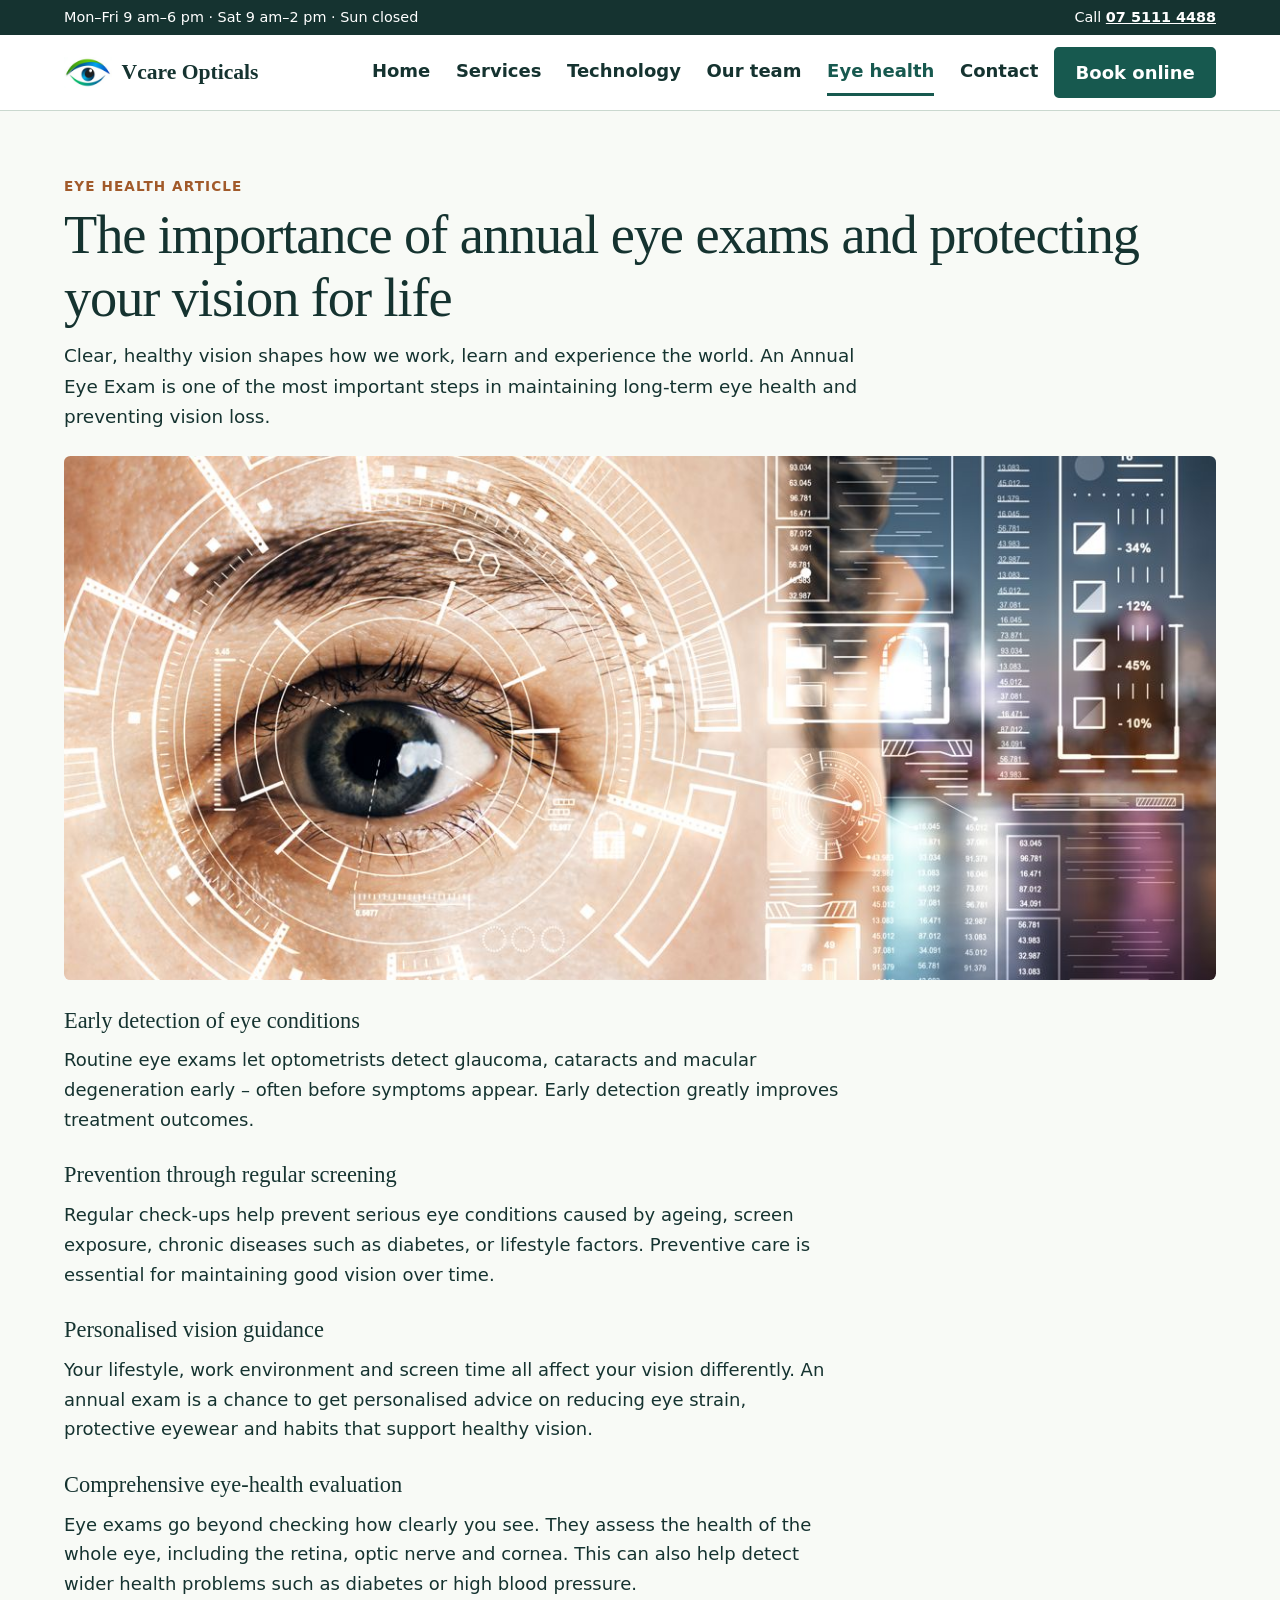
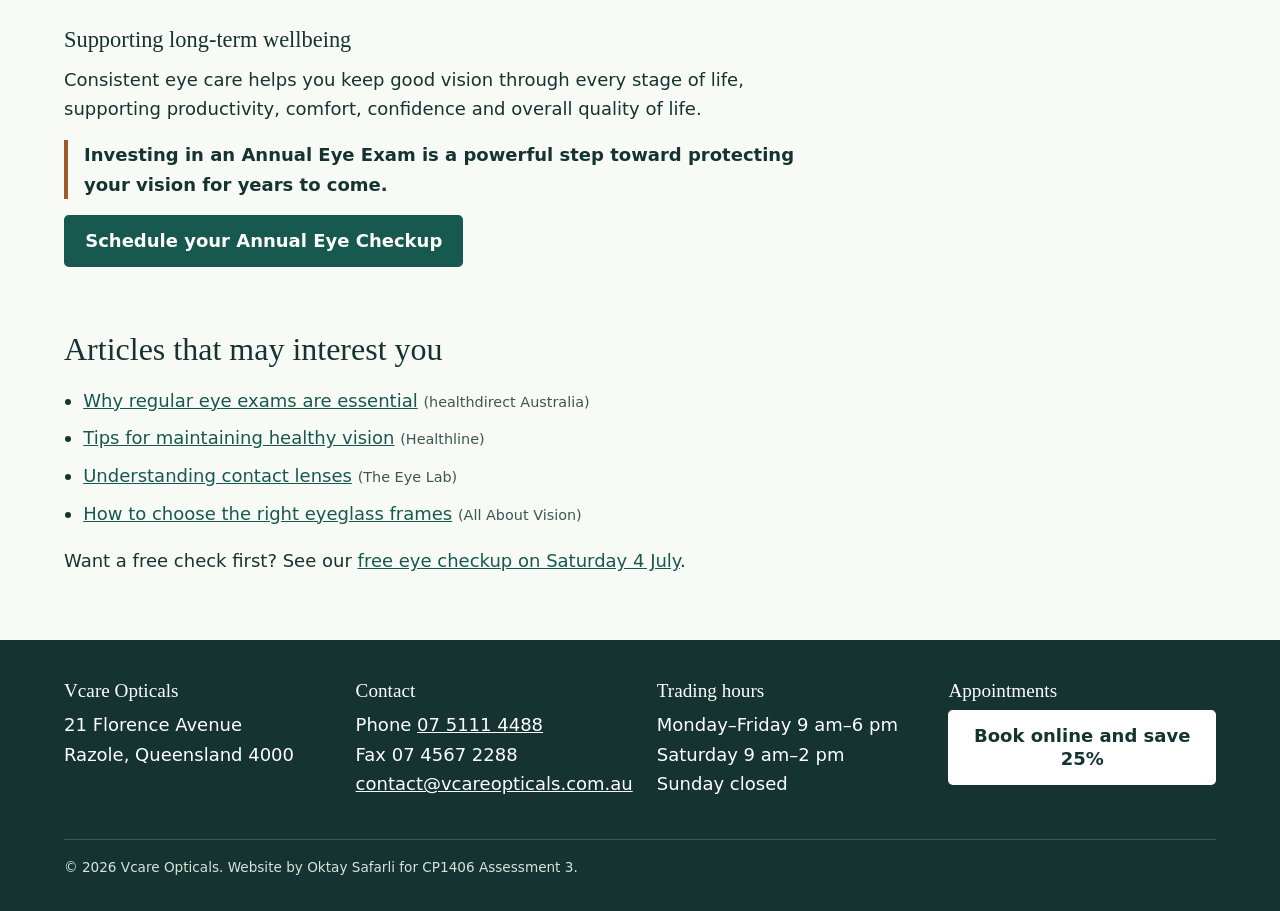
<file: a3/eye-health.html>
<!DOCTYPE html>
<html lang="en-AU">
<head>
  <meta charset="utf-8">
  <meta name="viewport" content="width=device-width, initial-scale=1">
  <title>The importance of annual eye exams | Vcare Opticals</title>
  <meta name="description" content="Why annual eye exams matter: early detection, prevention, personalised guidance and whole-eye health checks.">
  <link rel="icon" href="images/logo.jpg">
  <link rel="stylesheet" href="css/styles.css">
  <script src="js/main.js" defer></script>
</head>
<body>
  <a class="skip" href="#main">Skip to main content</a>
  <header class="site-header">
    <div class="topbar">
      <div class="wrap">
        <p>Mon&ndash;Fri 9 am&ndash;6 pm &middot; Sat 9 am&ndash;2 pm &middot; Sun closed</p>
        <p>Call <a href="tel:+61751114488">07 5111 4488</a></p>
      </div>
    </div>
    <div class="wrap header-main">
      <a class="brand" href="index.html"><img src="images/logo.jpg" alt="" width="240" height="152">Vcare Opticals</a>
      <button class="menu-toggle" type="button" aria-expanded="false" aria-controls="site-nav" hidden>Menu</button>
      <nav id="site-nav" aria-label="Main">
        <ul>
          <li><a href="index.html">Home</a></li>
          <li><a href="services.html">Services</a></li>
          <li><a href="technology.html">Technology</a></li>
          <li><a href="about.html">Our team</a></li>
          <li><a href="eye-health.html" aria-current="page">Eye health</a></li>
          <li><a href="contact.html">Contact</a></li>
        </ul>
        <a class="button nav-book" href="booking.html">Book online</a>
      </nav>
    </div>
  </header>
  <main id="main">

<article class="wrap article">
  <header class="article-head">
    <p class="eyebrow">Eye health article</p>
    <h1>The importance of annual eye exams and protecting your vision for life</h1>
    <p class="lead">Clear, healthy vision shapes how we work, learn and experience the world. An Annual Eye Exam is one of the most important steps in maintaining long-term eye health and preventing vision loss.</p>
  </header>
  <img class="article-img" src="images/eye-health-article.jpg" alt="Close-up of an eye overlaid with a digital scan display" width="1200" height="545">
  <div class="article-body">
    <h2>Early detection of eye conditions</h2>
    <p>Routine eye exams let optometrists detect glaucoma, cataracts and macular degeneration early &ndash; often before symptoms appear. Early detection greatly improves treatment outcomes.</p>
    <h2>Prevention through regular screening</h2>
    <p>Regular check-ups help prevent serious eye conditions caused by ageing, screen exposure, chronic diseases such as diabetes, or lifestyle factors. Preventive care is essential for maintaining good vision over time.</p>
    <h2>Personalised vision guidance</h2>
    <p>Your lifestyle, work environment and screen time all affect your vision differently. An annual exam is a chance to get personalised advice on reducing eye strain, protective eyewear and habits that support healthy vision.</p>
    <h2>Comprehensive eye-health evaluation</h2>
    <p>Eye exams go beyond checking how clearly you see. They assess the health of the whole eye, including the retina, optic nerve and cornea. This can also help detect wider health problems such as diabetes or high blood pressure.</p>
    <h2>Supporting long-term wellbeing</h2>
    <p>Consistent eye care helps you keep good vision through every stage of life, supporting productivity, comfort, confidence and overall quality of life.</p>
    <p class="summary">Investing in an Annual Eye Exam is a powerful step toward protecting your vision for years to come.</p>
    <p><a class="button" href="booking.html?type=annual">Schedule your Annual Eye Checkup</a></p>
  </div>
</article>

<section class="wrap reading" aria-labelledby="reading-h">
  <h2 id="reading-h">Articles that may interest you</h2>
  <ul class="link-list">
    <li><a href="https://www.healthdirect.gov.au/procedures/diagnostic-tests-and-scans/eye-tests">Why regular eye exams are essential</a> <span>(healthdirect Australia)</span></li>
    <li><a href="https://www.healthline.com/health/eye-health/expert-tips-for-eye-health">Tips for maintaining healthy vision</a> <span>(Healthline)</span></li>
    <li><a href="https://www.theeyelab.com.au/our-complete-guide-to-contact-lenses/">Understanding contact lenses</a> <span>(The Eye Lab)</span></li>
    <li><a href="https://www.allaboutvision.com/eyewear/eyeglasses/buying/frame-selection-tips/">How to choose the right eyeglass frames</a> <span>(All About Vision)</span></li>
  </ul>
  <p>Want a free check first? See our <a href="free-checkup.html">free eye checkup on Saturday 4 July</a>.</p>
</section>

  </main>
  <footer class="site-footer">
    <div class="wrap footer-grid">
      <div>
        <h2>Vcare Opticals</h2>
        <address>21 Florence Avenue<br>Razole, Queensland 4000</address>
      </div>
      <div>
        <h2>Contact</h2>
        <p>Phone <a href="tel:+61751114488">07 5111 4488</a><br>Fax 07 4567 2288<br><a href="mailto:contact@vcareopticals.com.au">contact@vcareopticals.com.au</a></p>
      </div>
      <div>
        <h2>Trading hours</h2>
        <p>Monday&ndash;Friday 9 am&ndash;6 pm<br>Saturday 9 am&ndash;2 pm<br>Sunday closed</p>
      </div>
      <div>
        <h2>Appointments</h2>
        <p><a class="button button-light" href="booking.html">Book online and save 25%</a></p>
      </div>
    </div>
    <p class="wrap footer-note">&copy; 2026 Vcare Opticals. Website by Oktay Safarli for CP1406 Assessment 3.</p>
  </footer>
</body>
</html>
</file>
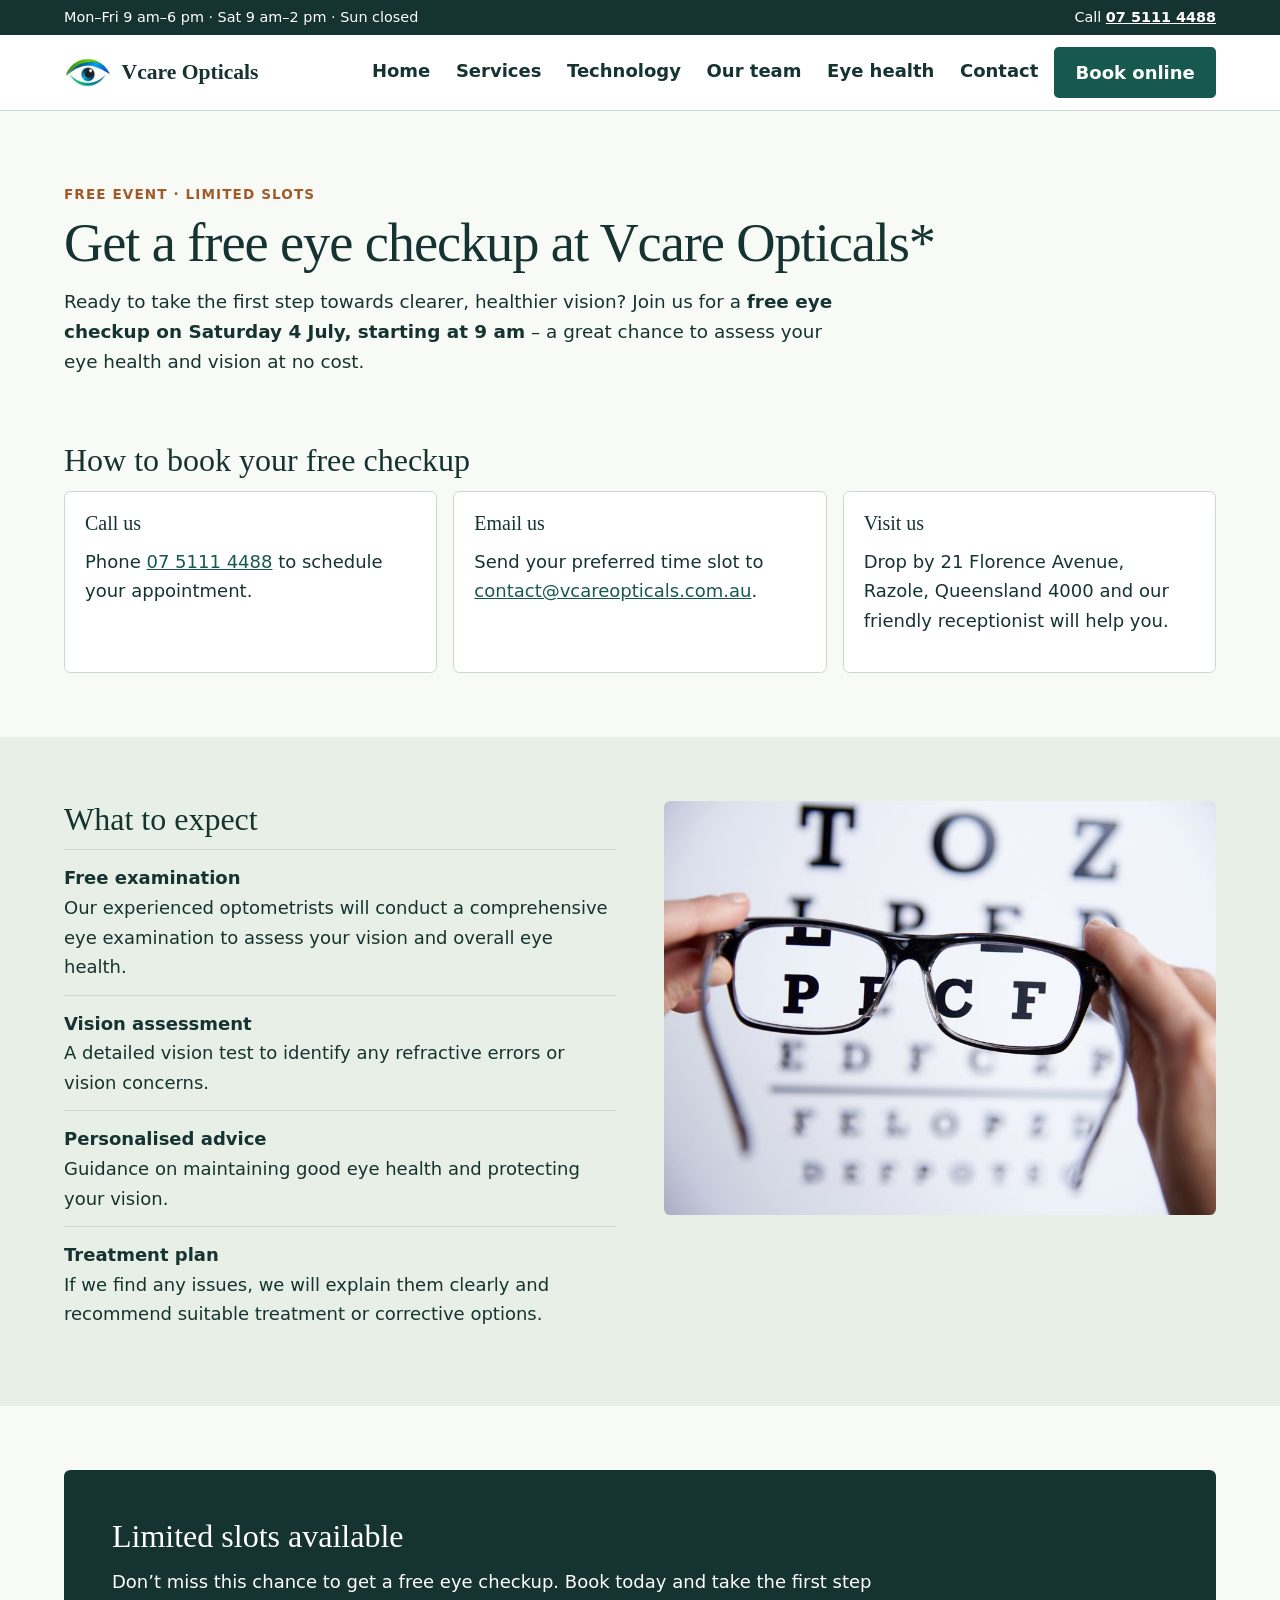
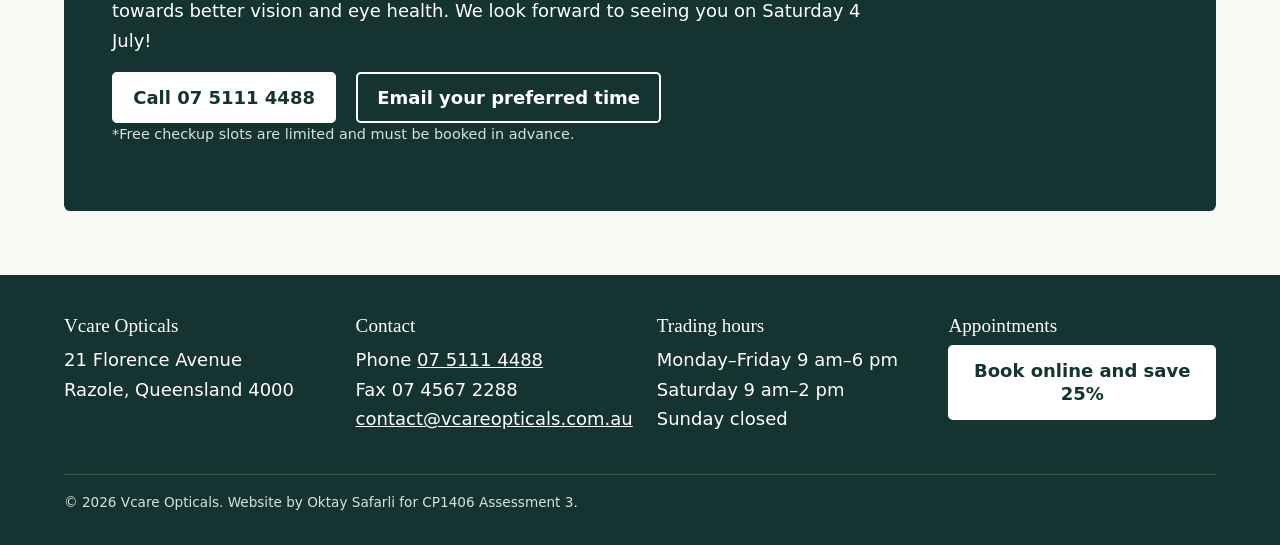
<file: a3/free-checkup.html>
<!DOCTYPE html>
<html lang="en-AU">
<head>
  <meta charset="utf-8">
  <meta name="viewport" content="width=device-width, initial-scale=1">
  <title>Free eye checkup on Saturday 4 July | Vcare Opticals</title>
  <meta name="description" content="Book a free eye checkup at Vcare Opticals, Razole, on Saturday 4 July from 9 am. Limited slots available.">
  <link rel="icon" href="images/logo.jpg">
  <link rel="stylesheet" href="css/styles.css">
  <script src="js/main.js" defer></script>
</head>
<body>
  <a class="skip" href="#main">Skip to main content</a>
  <header class="site-header">
    <div class="topbar">
      <div class="wrap">
        <p>Mon&ndash;Fri 9 am&ndash;6 pm &middot; Sat 9 am&ndash;2 pm &middot; Sun closed</p>
        <p>Call <a href="tel:+61751114488">07 5111 4488</a></p>
      </div>
    </div>
    <div class="wrap header-main">
      <a class="brand" href="index.html"><img src="images/logo.jpg" alt="" width="240" height="152">Vcare Opticals</a>
      <button class="menu-toggle" type="button" aria-expanded="false" aria-controls="site-nav" hidden>Menu</button>
      <nav id="site-nav" aria-label="Main">
        <ul>
          <li><a href="index.html">Home</a></li>
          <li><a href="services.html">Services</a></li>
          <li><a href="technology.html">Technology</a></li>
          <li><a href="about.html">Our team</a></li>
          <li><a href="eye-health.html">Eye health</a></li>
          <li><a href="contact.html">Contact</a></li>
        </ul>
        <a class="button nav-book" href="booking.html">Book online</a>
      </nav>
    </div>
  </header>
  <main id="main">

<div class="wrap page-head">
  <p class="eyebrow">Free event &middot; Limited slots</p>
  <h1>Get a free eye checkup at Vcare Opticals*</h1>
  <p class="lead">Ready to take the first step towards clearer, healthier vision? Join us for a <strong>free eye checkup on Saturday 4 July, starting at 9 am</strong> &ndash; a great chance to assess your eye health and vision at no cost.</p>
</div>

<section class="wrap" aria-labelledby="howto-h">
  <h2 id="howto-h">How to book your free checkup</h2>
  <div class="card-grid three">
    <article class="card">
      <h3>Call us</h3>
      <p>Phone <a href="tel:+61751114488">07 5111 4488</a> to schedule your appointment.</p>
    </article>
    <article class="card">
      <h3>Email us</h3>
      <p>Send your preferred time slot to <a href="mailto:contact@vcareopticals.com.au">contact@vcareopticals.com.au</a>.</p>
    </article>
    <article class="card">
      <h3>Visit us</h3>
      <p>Drop by 21 Florence Avenue, Razole, Queensland 4000 and our friendly receptionist will help you.</p>
    </article>
  </div>
</section>

<section class="band" aria-labelledby="expect-h">
  <div class="wrap split split-top">
    <div>
      <h2 id="expect-h">What to expect</h2>
      <dl class="checklist">
        <div><dt>Free examination</dt><dd>Our experienced optometrists will conduct a comprehensive eye examination to assess your vision and overall eye health.</dd></div>
        <div><dt>Vision assessment</dt><dd>A detailed vision test to identify any refractive errors or vision concerns.</dd></div>
        <div><dt>Personalised advice</dt><dd>Guidance on maintaining good eye health and protecting your vision.</dd></div>
        <div><dt>Treatment plan</dt><dd>If we find any issues, we will explain them clearly and recommend suitable treatment or corrective options.</dd></div>
      </dl>
    </div>
    <img src="images/glasses-eye-chart.jpg" alt="Hands holding glasses in front of an eye chart" width="900" height="675" loading="lazy">
  </div>
</section>

<section class="wrap cta-panel" aria-labelledby="slots-h">
  <h2 id="slots-h">Limited slots available</h2>
  <p>Don&rsquo;t miss this chance to get a free eye checkup. Book today and take the first step towards better vision and eye health. We look forward to seeing you on Saturday 4 July!</p>
  <div class="actions">
    <a class="button" href="tel:+61751114488">Call 07 5111 4488</a>
    <a class="button button-outline" href="mailto:contact@vcareopticals.com.au?subject=Free%20eye%20checkup%20-%20Saturday%204%20July">Email your preferred time</a>
  </div>
  <p class="small">*Free checkup slots are limited and must be booked in advance.</p>
</section>

  </main>
  <footer class="site-footer">
    <div class="wrap footer-grid">
      <div>
        <h2>Vcare Opticals</h2>
        <address>21 Florence Avenue<br>Razole, Queensland 4000</address>
      </div>
      <div>
        <h2>Contact</h2>
        <p>Phone <a href="tel:+61751114488">07 5111 4488</a><br>Fax 07 4567 2288<br><a href="mailto:contact@vcareopticals.com.au">contact@vcareopticals.com.au</a></p>
      </div>
      <div>
        <h2>Trading hours</h2>
        <p>Monday&ndash;Friday 9 am&ndash;6 pm<br>Saturday 9 am&ndash;2 pm<br>Sunday closed</p>
      </div>
      <div>
        <h2>Appointments</h2>
        <p><a class="button button-light" href="booking.html">Book online and save 25%</a></p>
      </div>
    </div>
    <p class="wrap footer-note">&copy; 2026 Vcare Opticals. Website by Oktay Safarli for CP1406 Assessment 3.</p>
  </footer>
</body>
</html>
</file>
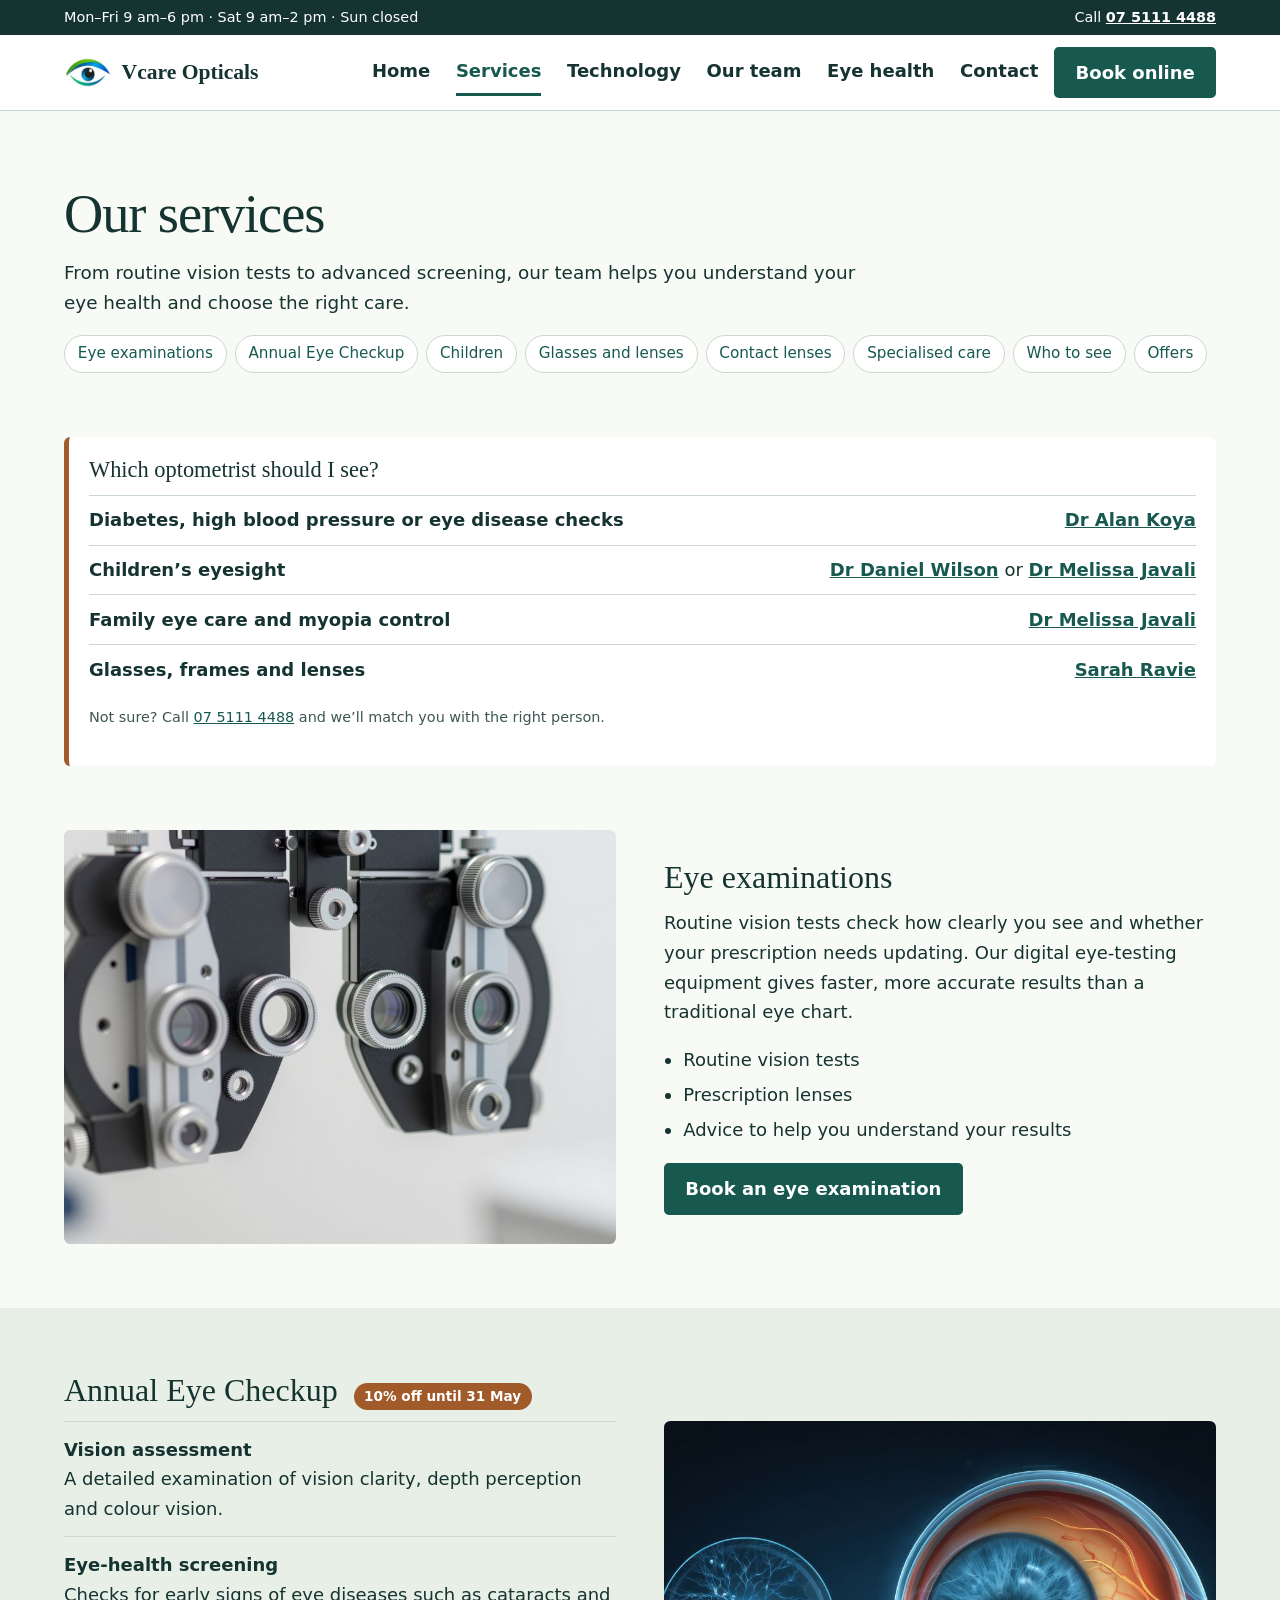
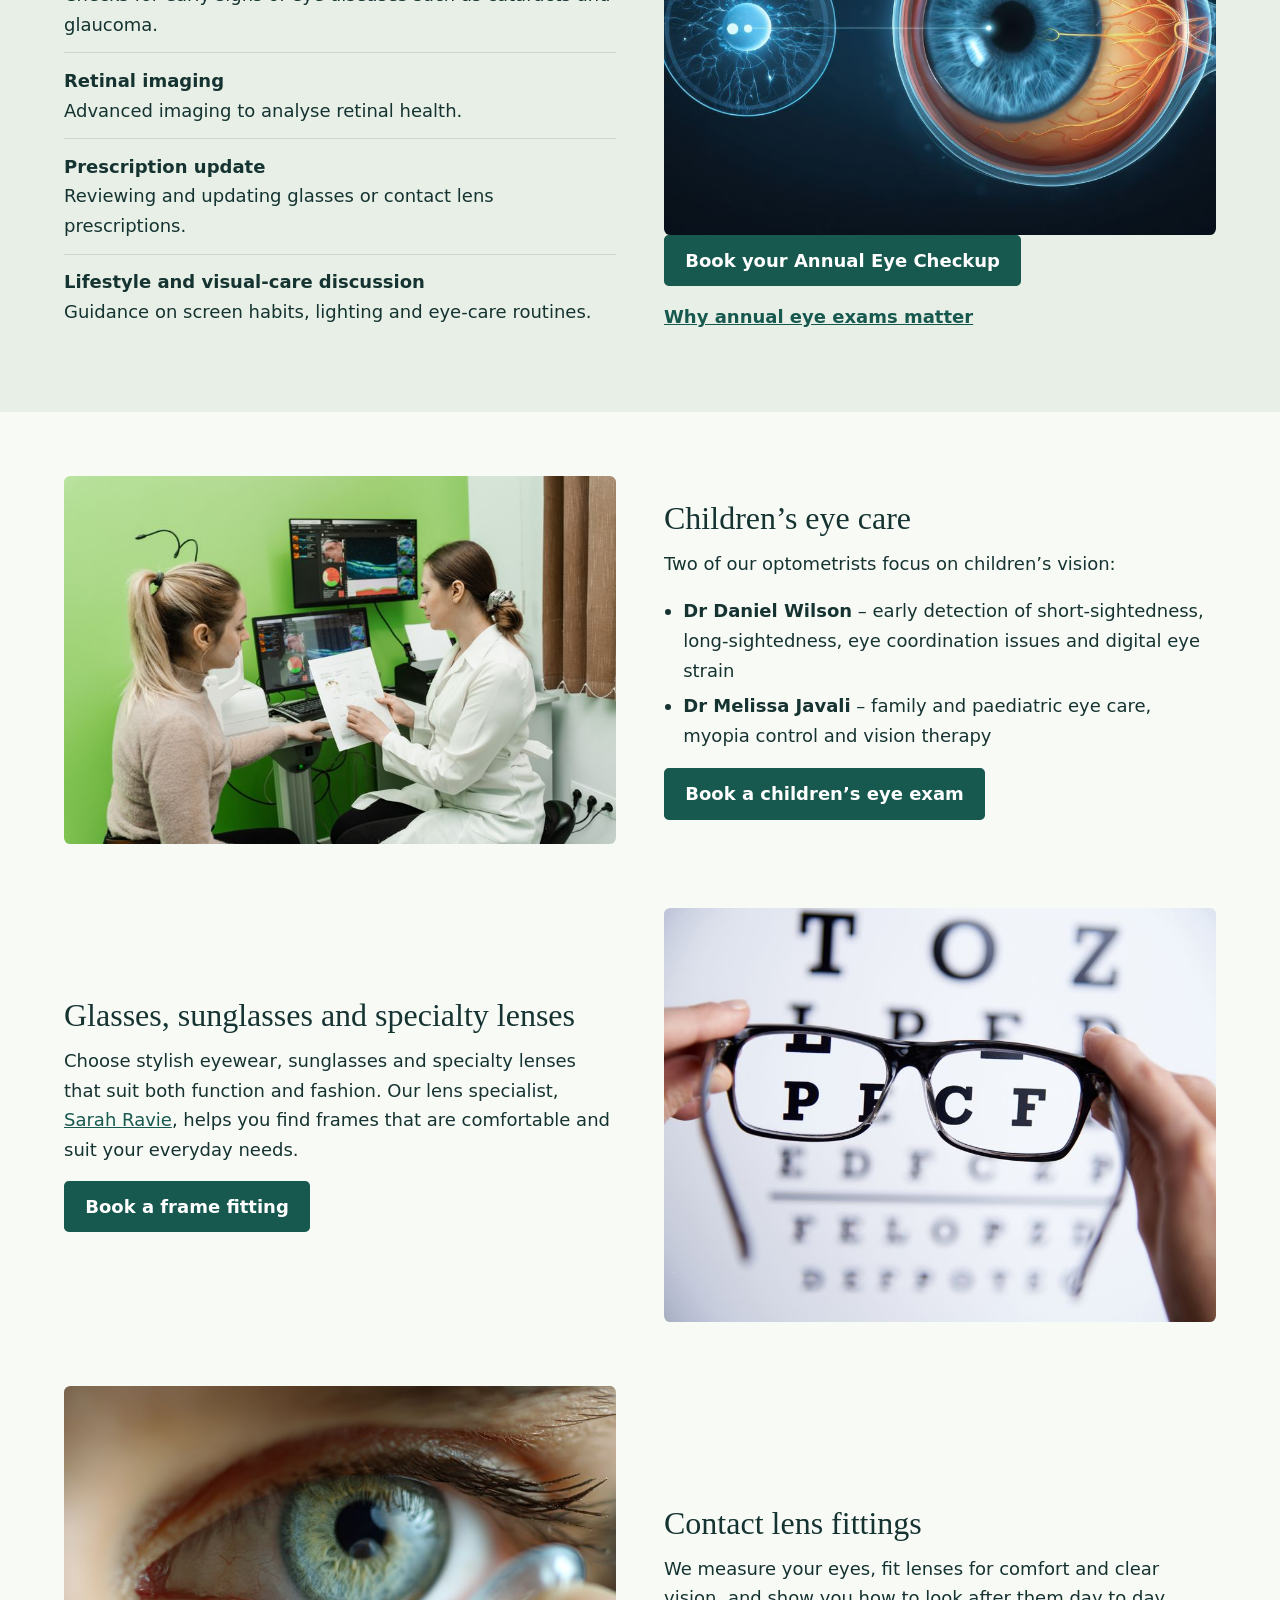
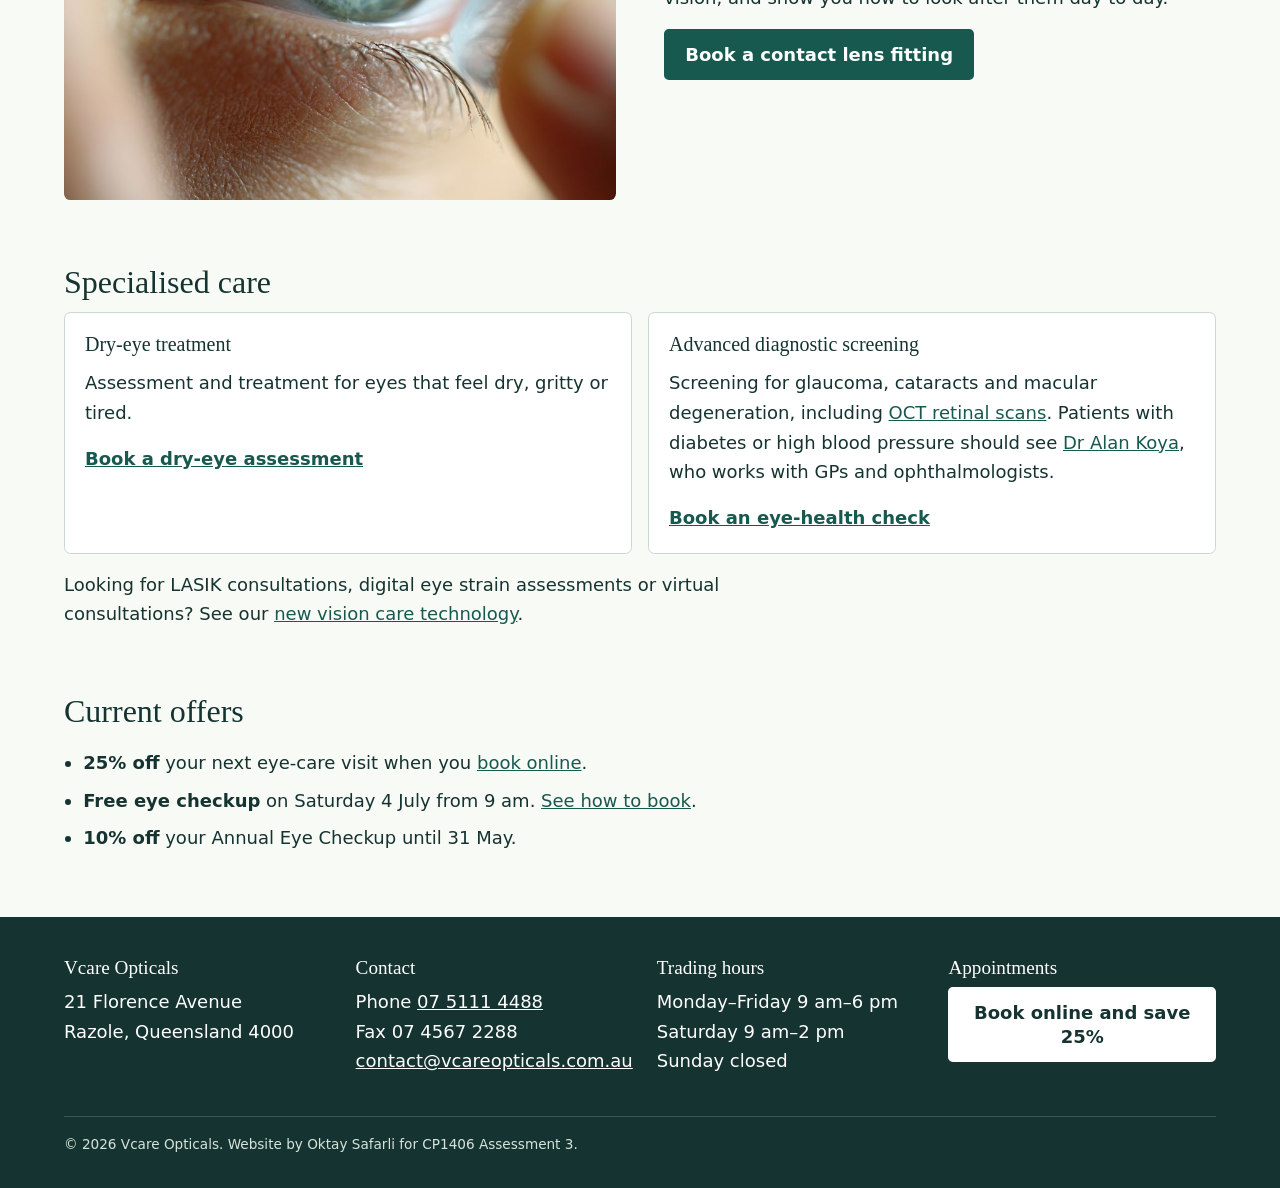
<file: a3/services.html>
<!DOCTYPE html>
<html lang="en-AU">
<head>
  <meta charset="utf-8">
  <meta name="viewport" content="width=device-width, initial-scale=1">
  <title>Services | Vcare Opticals</title>
  <meta name="description" content="Vision tests, the Annual Eye Checkup, children's eye care, glasses, contact lenses, dry-eye treatment and eye disease screening at Vcare Opticals.">
  <link rel="icon" href="images/logo.jpg">
  <link rel="stylesheet" href="css/styles.css">
  <script src="js/main.js" defer></script>
</head>
<body>
  <a class="skip" href="#main">Skip to main content</a>
  <header class="site-header">
    <div class="topbar">
      <div class="wrap">
        <p>Mon&ndash;Fri 9 am&ndash;6 pm &middot; Sat 9 am&ndash;2 pm &middot; Sun closed</p>
        <p>Call <a href="tel:+61751114488">07 5111 4488</a></p>
      </div>
    </div>
    <div class="wrap header-main">
      <a class="brand" href="index.html"><img src="images/logo.jpg" alt="" width="240" height="152">Vcare Opticals</a>
      <button class="menu-toggle" type="button" aria-expanded="false" aria-controls="site-nav" hidden>Menu</button>
      <nav id="site-nav" aria-label="Main">
        <ul>
          <li><a href="index.html">Home</a></li>
          <li><a href="services.html" aria-current="page">Services</a></li>
          <li><a href="technology.html">Technology</a></li>
          <li><a href="about.html">Our team</a></li>
          <li><a href="eye-health.html">Eye health</a></li>
          <li><a href="contact.html">Contact</a></li>
        </ul>
        <a class="button nav-book" href="booking.html">Book online</a>
      </nav>
    </div>
  </header>
  <main id="main">

<div class="wrap page-head">
  <h1>Our services</h1>
  <p class="lead">From routine vision tests to advanced screening, our team helps you understand your eye health and choose the right care.</p>
  <nav class="jump" aria-label="On this page">
    <ul>
      <li><a href="#exams">Eye examinations</a></li>
      <li><a href="#annual-checkup">Annual Eye Checkup</a></li>
      <li><a href="#children">Children</a></li>
      <li><a href="#eyewear">Glasses and lenses</a></li>
      <li><a href="#contact-lenses">Contact lenses</a></li>
      <li><a href="#specialised">Specialised care</a></li>
      <li><a href="#who-h">Who to see</a></li>
      <li><a href="#offers">Offers</a></li>
    </ul>
  </nav>
</div>

<section class="wrap who" aria-labelledby="who-h">
  <h2 id="who-h">Which optometrist should I see?</h2>
  <ul class="who-list">
    <li><strong>Diabetes, high blood pressure or eye disease checks</strong><span><a href="about.html#alan">Dr Alan Koya</a></span></li>
    <li><strong>Children&rsquo;s eyesight</strong><span><a href="about.html#daniel">Dr Daniel Wilson</a> or <a href="about.html#melissa">Dr Melissa Javali</a></span></li>
    <li><strong>Family eye care and myopia control</strong><span><a href="about.html#melissa">Dr Melissa Javali</a></span></li>
    <li><strong>Glasses, frames and lenses</strong><span><a href="about.html#sarah">Sarah Ravie</a></span></li>
  </ul>
  <p class="small">Not sure? Call <a href="tel:+61751114488">07 5111 4488</a> and we&rsquo;ll match you with the right person.</p>
</section>

<section class="wrap split" id="exams" aria-labelledby="exams-h">
  <img src="images/phoropter.jpg" alt="Phoropter used to compare lenses during a vision test" width="900" height="675" loading="lazy">
  <div>
    <h2 id="exams-h">Eye examinations</h2>
    <p>Routine vision tests check how clearly you see and whether your prescription needs updating. Our digital eye-testing equipment gives faster, more accurate results than a traditional eye chart.</p>
    <ul class="ticks">
      <li>Routine vision tests</li>
      <li>Prescription lenses</li>
      <li>Advice to help you understand your results</li>
    </ul>
    <a class="button" href="booking.html?type=exam">Book an eye examination</a>
  </div>
</section>

<section class="band" id="annual-checkup" aria-labelledby="annual-h">
  <div class="wrap">
    <div class="section-head">
      <h2 id="annual-h">Annual Eye Checkup</h2>
      <p class="badge">10% off until 31 May</p>
    </div>
    <div class="split split-top">
      <dl class="checklist">
        <div><dt>Vision assessment</dt><dd>A detailed examination of vision clarity, depth perception and colour vision.</dd></div>
        <div><dt>Eye-health screening</dt><dd>Checks for early signs of eye diseases such as cataracts and glaucoma.</dd></div>
        <div><dt>Retinal imaging</dt><dd>Advanced imaging to analyse retinal health.</dd></div>
        <div><dt>Prescription update</dt><dd>Reviewing and updating glasses or contact lens prescriptions.</dd></div>
        <div><dt>Lifestyle and visual-care discussion</dt><dd>Guidance on screen habits, lighting and eye-care routines.</dd></div>
      </dl>
      <div>
        <img src="images/retinal-imaging.jpg" alt="Illustration of a detailed retinal scan of the eye" width="900" height="675" loading="lazy">
        <p><a class="button" href="booking.html?type=annual">Book your Annual Eye Checkup</a></p>
        <p><a class="text-link" href="eye-health.html">Why annual eye exams matter</a></p>
      </div>
    </div>
  </div>
</section>

<section class="wrap split" id="children" aria-labelledby="children-h">
  <img src="images/staff-melissa.jpg" alt="Dr Melissa Javali explaining eye scan results to a young patient" width="800" height="533" loading="lazy">
  <div>
    <h2 id="children-h">Children&rsquo;s eye care</h2>
    <p>Two of our optometrists focus on children&rsquo;s vision:</p>
    <ul class="ticks">
      <li><strong>Dr Daniel Wilson</strong> &ndash; early detection of short-sightedness, long-sightedness, eye coordination issues and digital eye strain</li>
      <li><strong>Dr Melissa Javali</strong> &ndash; family and paediatric eye care, myopia control and vision therapy</li>
    </ul>
    <a class="button" href="booking.html?type=children">Book a children&rsquo;s eye exam</a>
  </div>
</section>

<section class="wrap split split-reverse" id="eyewear" aria-labelledby="eyewear-h">
  <img src="images/glasses-eye-chart.jpg" alt="Hands holding glasses in front of an eye chart" width="900" height="675" loading="lazy">
  <div>
    <h2 id="eyewear-h">Glasses, sunglasses and specialty lenses</h2>
    <p>Choose stylish eyewear, sunglasses and specialty lenses that suit both function and fashion. Our lens specialist, <a href="about.html#sarah">Sarah Ravie</a>, helps you find frames that are comfortable and suit your everyday needs.</p>
    <a class="button" href="booking.html?type=eyewear">Book a frame fitting</a>
  </div>
</section>

<section class="wrap split" id="contact-lenses" aria-labelledby="cl-h">
  <img src="images/contact-lens.jpg" alt="Close-up of a contact lens about to be placed on an eye" width="900" height="675" loading="lazy">
  <div>
    <h2 id="cl-h">Contact lens fittings</h2>
    <p>We measure your eyes, fit lenses for comfort and clear vision, and show you how to look after them day to day.</p>
    <a class="button" href="booking.html?type=contacts">Book a contact lens fitting</a>
  </div>
</section>

<section class="wrap" id="specialised" aria-labelledby="spec-h">
  <h2 id="spec-h">Specialised care</h2>
  <div class="card-grid two">
    <article class="card">
      <h3>Dry-eye treatment</h3>
      <p>Assessment and treatment for eyes that feel dry, gritty or tired.</p>
      <a class="text-link" href="booking.html?type=dry-eye">Book a dry-eye assessment</a>
    </article>
    <article class="card">
      <h3>Advanced diagnostic screening</h3>
      <p>Screening for glaucoma, cataracts and macular degeneration, including <a href="technology.html#oct">OCT retinal scans</a>. Patients with diabetes or high blood pressure should see <a href="about.html#alan">Dr Alan Koya</a>, who works with GPs and ophthalmologists.</p>
      <a class="text-link" href="booking.html?type=annual">Book an eye-health check</a>
    </article>
  </div>
  <p>Looking for LASIK consultations, digital eye strain assessments or virtual consultations? See our <a href="technology.html">new vision care technology</a>.</p>
</section>

<section class="wrap" id="offers" aria-labelledby="offers-h">
  <h2 id="offers-h">Current offers</h2>
  <ul class="offer-list">
    <li><strong>25% off</strong> your next eye-care visit when you <a href="booking.html">book online</a>.</li>
    <li><strong>Free eye checkup</strong> on Saturday 4 July from 9 am. <a href="free-checkup.html">See how to book</a>.</li>
    <li><strong>10% off</strong> your Annual Eye Checkup until 31 May.</li>
  </ul>
</section>

  </main>
  <footer class="site-footer">
    <div class="wrap footer-grid">
      <div>
        <h2>Vcare Opticals</h2>
        <address>21 Florence Avenue<br>Razole, Queensland 4000</address>
      </div>
      <div>
        <h2>Contact</h2>
        <p>Phone <a href="tel:+61751114488">07 5111 4488</a><br>Fax 07 4567 2288<br><a href="mailto:contact@vcareopticals.com.au">contact@vcareopticals.com.au</a></p>
      </div>
      <div>
        <h2>Trading hours</h2>
        <p>Monday&ndash;Friday 9 am&ndash;6 pm<br>Saturday 9 am&ndash;2 pm<br>Sunday closed</p>
      </div>
      <div>
        <h2>Appointments</h2>
        <p><a class="button button-light" href="booking.html">Book online and save 25%</a></p>
      </div>
    </div>
    <p class="wrap footer-note">&copy; 2026 Vcare Opticals. Website by Oktay Safarli for CP1406 Assessment 3.</p>
  </footer>
</body>
</html>
</file>
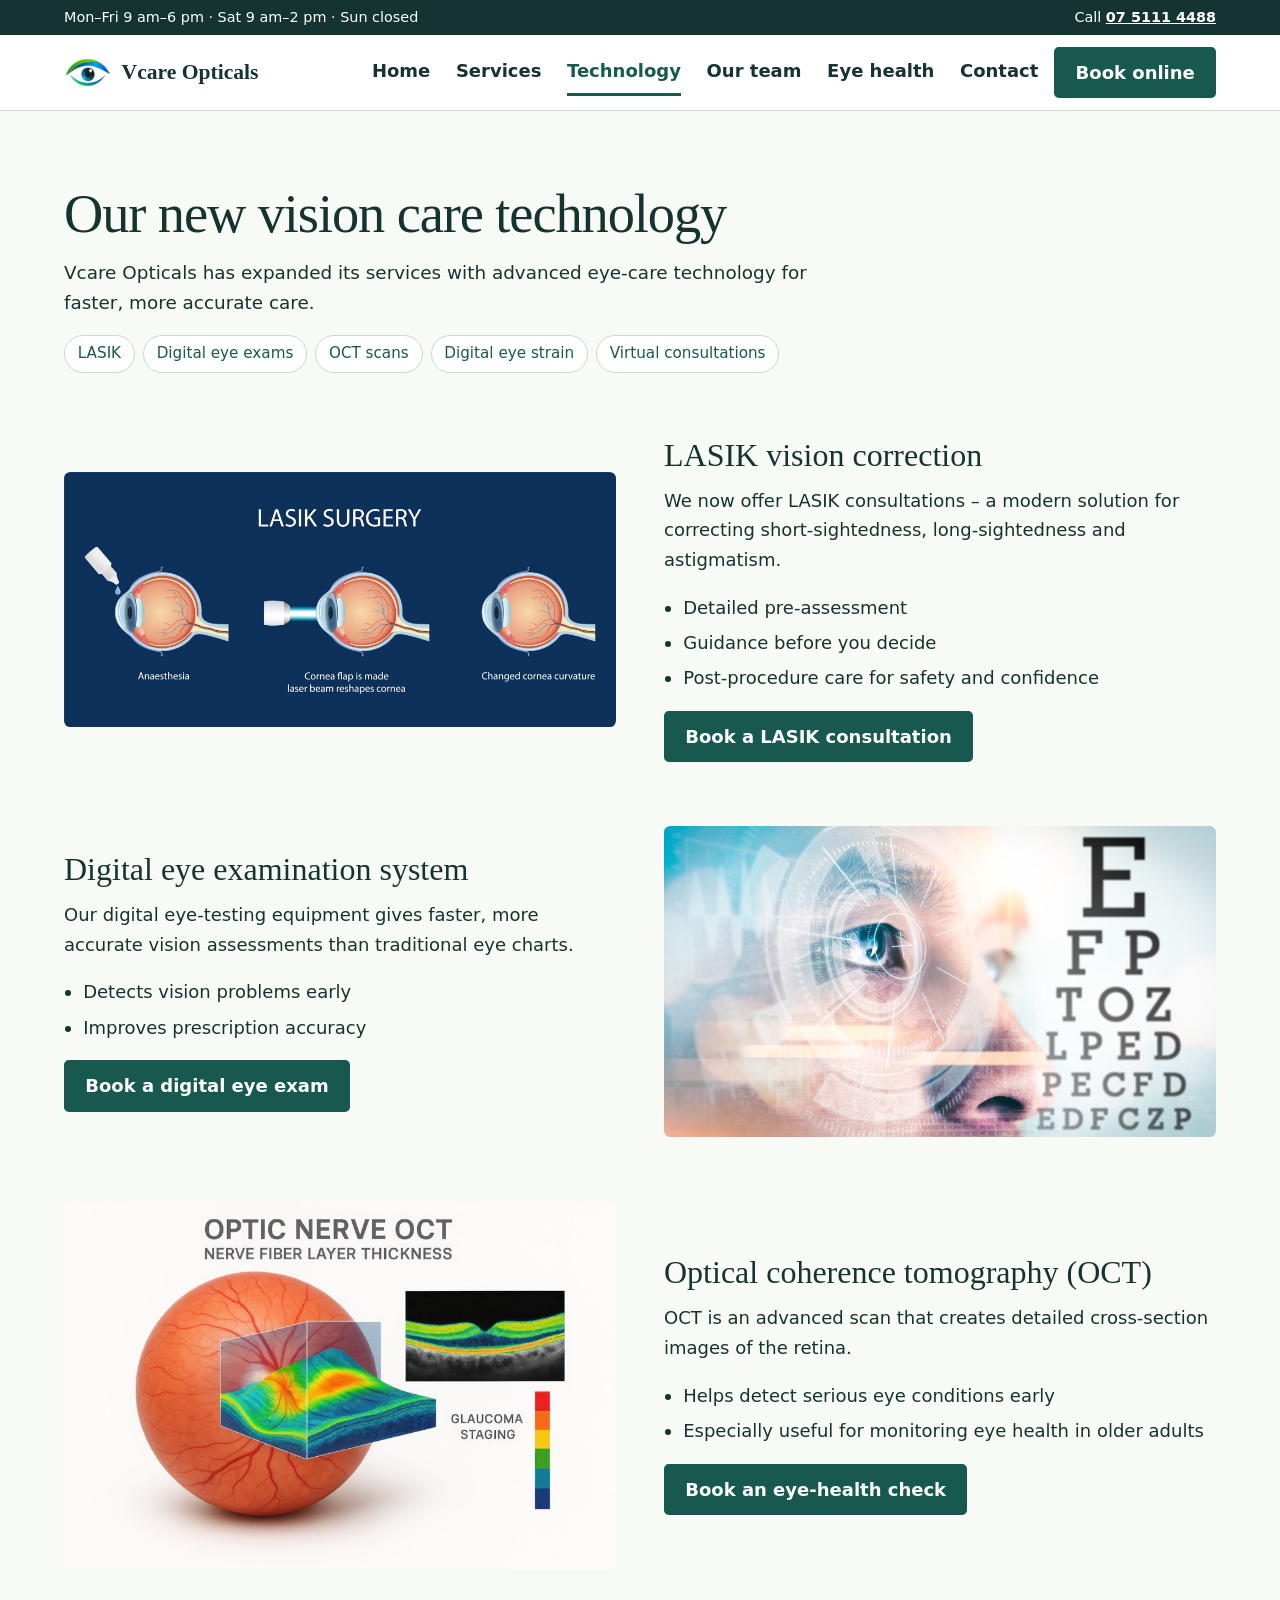
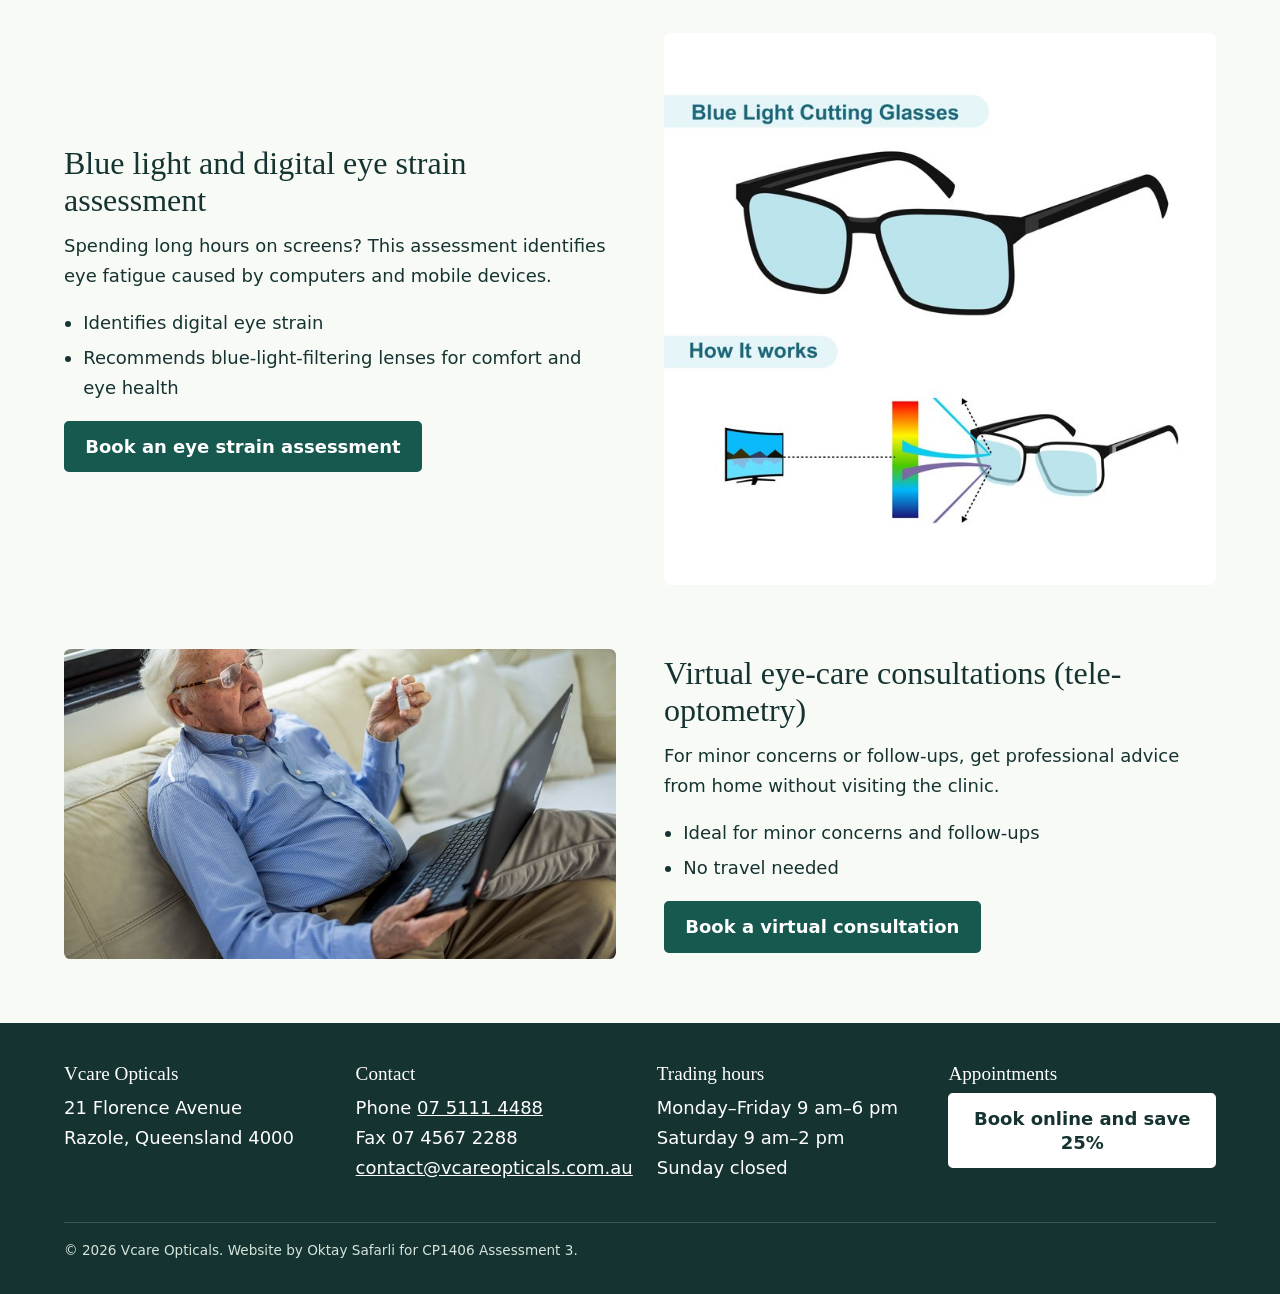
<file: a3/technology.html>
<!DOCTYPE html>
<html lang="en-AU">
<head>
  <meta charset="utf-8">
  <meta name="viewport" content="width=device-width, initial-scale=1">
  <title>Eye-care technology | Vcare Opticals</title>
  <meta name="description" content="LASIK consultations, digital eye exams, OCT retinal scans, digital eye strain assessments and virtual consultations at Vcare Opticals.">
  <link rel="icon" href="images/logo.jpg">
  <link rel="stylesheet" href="css/styles.css">
  <script src="js/main.js" defer></script>
</head>
<body>
  <a class="skip" href="#main">Skip to main content</a>
  <header class="site-header">
    <div class="topbar">
      <div class="wrap">
        <p>Mon&ndash;Fri 9 am&ndash;6 pm &middot; Sat 9 am&ndash;2 pm &middot; Sun closed</p>
        <p>Call <a href="tel:+61751114488">07 5111 4488</a></p>
      </div>
    </div>
    <div class="wrap header-main">
      <a class="brand" href="index.html"><img src="images/logo.jpg" alt="" width="240" height="152">Vcare Opticals</a>
      <button class="menu-toggle" type="button" aria-expanded="false" aria-controls="site-nav" hidden>Menu</button>
      <nav id="site-nav" aria-label="Main">
        <ul>
          <li><a href="index.html">Home</a></li>
          <li><a href="services.html">Services</a></li>
          <li><a href="technology.html" aria-current="page">Technology</a></li>
          <li><a href="about.html">Our team</a></li>
          <li><a href="eye-health.html">Eye health</a></li>
          <li><a href="contact.html">Contact</a></li>
        </ul>
        <a class="button nav-book" href="booking.html">Book online</a>
      </nav>
    </div>
  </header>
  <main id="main">

<div class="wrap page-head">
  <h1>Our new vision care technology</h1>
  <p class="lead">Vcare Opticals has expanded its services with advanced eye-care technology for faster, more accurate care.</p>
  <nav class="jump" aria-label="On this page">
    <ul>
      <li><a href="#lasik">LASIK</a></li>
      <li><a href="#digital-exam">Digital eye exams</a></li>
      <li><a href="#oct">OCT scans</a></li>
      <li><a href="#eye-strain">Digital eye strain</a></li>
      <li><a href="#virtual">Virtual consultations</a></li>
    </ul>
  </nav>
</div>
<section class="wrap split tech" id="lasik" aria-labelledby="lasik-h">
  <img src="images/lasik.jpg" alt="Diagram of the three stages of LASIK surgery" width="1000" height="461" loading="lazy">
  <div>
    <h2 id="lasik-h">LASIK vision correction</h2>
    <p>We now offer LASIK consultations &ndash; a modern solution for correcting short-sightedness, long-sightedness and astigmatism.</p>
    <ul class="ticks"><li>Detailed pre-assessment</li><li>Guidance before you decide</li><li>Post-procedure care for safety and confidence</li></ul>
    <a class="button" href="booking.html?type=lasik">Book a LASIK consultation</a>
  </div>
</section>
<section class="wrap split split-reverse tech" id="digital-exam" aria-labelledby="digital-exam-h">
  <img src="images/digital-eye-test.jpg" alt="Digital eye test display beside an eye chart" width="900" height="506" loading="lazy">
  <div>
    <h2 id="digital-exam-h">Digital eye examination system</h2>
    <p>Our digital eye-testing equipment gives faster, more accurate vision assessments than traditional eye charts.</p>
    <ul class="ticks"><li>Detects vision problems early</li><li>Improves prescription accuracy</li></ul>
    <a class="button" href="booking.html?type=exam">Book a digital eye exam</a>
  </div>
</section>
<section class="wrap split tech" id="oct" aria-labelledby="oct-h">
  <img src="images/oct-scan.jpg" alt="OCT scan showing the thickness of the optic nerve fibre layer" width="900" height="600" loading="lazy">
  <div>
    <h2 id="oct-h">Optical coherence tomography (OCT)</h2>
    <p>OCT is an advanced scan that creates detailed cross-section images of the retina.</p>
    <ul class="ticks"><li>Helps detect serious eye conditions early</li><li>Especially useful for monitoring eye health in older adults</li></ul>
    <a class="button" href="booking.html?type=annual">Book an eye-health check</a>
  </div>
</section>
<section class="wrap split split-reverse tech" id="eye-strain" aria-labelledby="eye-strain-h">
  <img src="images/blue-light-lenses.jpg" alt="Diagram of blue-light-filtering glasses blocking light from a screen" width="700" height="700" loading="lazy">
  <div>
    <h2 id="eye-strain-h">Blue light and digital eye strain assessment</h2>
    <p>Spending long hours on screens? This assessment identifies eye fatigue caused by computers and mobile devices.</p>
    <ul class="ticks"><li>Identifies digital eye strain</li><li>Recommends blue-light-filtering lenses for comfort and eye health</li></ul>
    <a class="button" href="booking.html?type=eye-strain">Book an eye strain assessment</a>
  </div>
</section>
<section class="wrap split tech" id="virtual" aria-labelledby="virtual-h">
  <img src="images/tele-optometry.jpg" alt="Older man on his couch using a laptop for a video consultation" width="900" height="506" loading="lazy">
  <div>
    <h2 id="virtual-h">Virtual eye-care consultations (tele-optometry)</h2>
    <p>For minor concerns or follow-ups, get professional advice from home without visiting the clinic.</p>
    <ul class="ticks"><li>Ideal for minor concerns and follow-ups</li><li>No travel needed</li></ul>
    <a class="button" href="booking.html?type=virtual">Book a virtual consultation</a>
  </div>
</section>

  </main>
  <footer class="site-footer">
    <div class="wrap footer-grid">
      <div>
        <h2>Vcare Opticals</h2>
        <address>21 Florence Avenue<br>Razole, Queensland 4000</address>
      </div>
      <div>
        <h2>Contact</h2>
        <p>Phone <a href="tel:+61751114488">07 5111 4488</a><br>Fax 07 4567 2288<br><a href="mailto:contact@vcareopticals.com.au">contact@vcareopticals.com.au</a></p>
      </div>
      <div>
        <h2>Trading hours</h2>
        <p>Monday&ndash;Friday 9 am&ndash;6 pm<br>Saturday 9 am&ndash;2 pm<br>Sunday closed</p>
      </div>
      <div>
        <h2>Appointments</h2>
        <p><a class="button button-light" href="booking.html">Book online and save 25%</a></p>
      </div>
    </div>
    <p class="wrap footer-note">&copy; 2026 Vcare Opticals. Website by Oktay Safarli for CP1406 Assessment 3.</p>
  </footer>
</body>
</html>
</file>
<file: a3/css/styles.css>
/* =====================================================================
   Vcare Opticals - Assessment 3 stylesheet
   Mobile-first. Breakpoints:
     base     : mobile phones (under 600px)
     600px+   : tablets
     1024px+  : desktop browsers
   Palette: ink #153330, accent #17594f, paper #f8faf6, wash #e7efe7,
            line #cad8cf, warm (offers / focus) #a15a2a
   ===================================================================== */

* { box-sizing: border-box; }

html { scroll-behavior: smooth; }

body {
  margin: 0;
  background: #f8faf6;
  color: #153330;
  font-family: system-ui, "Segoe UI", Roboto, Arial, sans-serif;
  font-size: 1.0625rem;
  line-height: 1.65;
}

img { display: block; max-width: 100%; height: auto; }

a { color: #17594f; }
a:hover { color: #0d3b34; }

:focus-visible { outline: 3px solid #a15a2a; outline-offset: 3px; }

h1, h2, h3 {
  font-family: Georgia, "Times New Roman", serif;
  font-weight: 500;
  line-height: 1.15;
  margin: 0 0 .75rem;
}
h1 { font-size: 2.2rem; letter-spacing: -.02em; }
h2 { font-size: 1.6rem; }
h3 { font-size: 1.25rem; }
p { margin: 0 0 1rem; max-width: 68ch; }

.wrap { width: 92%; max-width: 72rem; margin-left: auto; margin-right: auto; }

.skip { position: absolute; left: 1rem; top: -10rem; z-index: 10; background: #fff; padding: .5rem 1rem; }
.skip:focus { top: .5rem; }


.small { font-size: .9rem; color: #3d5652; }
.eyebrow {
  margin-bottom: .4rem; font-size: .85rem; font-weight: 700;
  letter-spacing: .08em; text-transform: uppercase; color: #a15a2a;
}
.lead { font-size: 1.15rem; }

/* ---------- buttons and links ---------- */
.button {
  display: inline-block;
  padding: .75rem 1.2rem;
  border: 2px solid #17594f;
  border-radius: .3rem;
  background: #17594f;
  color: #fff;
  font: inherit;
  font-weight: 650;
  line-height: 1.3;
  text-decoration: none;
  text-align: center;
  cursor: pointer;
  transition: background-color .2s, color .2s;
}
.button:hover { background: #0d3b34; border-color: #0d3b34; color: #fff; }
.button-outline { background: transparent; color: #17594f; }
.button-outline:hover { background: #e7efe7; color: #0d3b34; }
.button-light { background: #fff; border-color: #fff; color: #153330; }
.button-light:hover { background: #e7efe7; border-color: #e7efe7; color: #153330; }
.text-link { font-weight: 650; }
.actions { display: flex; flex-wrap: wrap; align-items: center; gap: .75rem 1.25rem; margin-top: 1rem; }

/* ---------- header and navigation ---------- */
.site-header { background: #fff; border-bottom: 1px solid #cad8cf; }
.topbar { background: #153330; color: #fff; font-size: .9rem; }
.topbar .wrap { display: flex; flex-wrap: wrap; justify-content: space-between; gap: 0 1.5rem; padding: .35rem 0; }
.topbar p { margin: 0; }
.topbar p:first-child { display: none; }
.topbar a { color: #fff; font-weight: 700; }

.header-main { display: flex; flex-wrap: wrap; align-items: center; justify-content: space-between; padding: .75rem 0; gap: .5rem 1rem; }
.brand { display: flex; align-items: center; gap: .6rem; font-family: Georgia, serif; font-size: 1.35rem; font-weight: 700; color: #153330; text-decoration: none; }
.brand img { width: 3rem; height: auto; }

.menu-toggle {
  padding: .55rem 1rem;
  border: 2px solid #17594f;
  border-radius: .3rem;
  background: #fff;
  color: #17594f;
  font: inherit;
  font-weight: 700;
  cursor: pointer;
}
.menu-toggle[aria-expanded="true"] { background: #17594f; color: #fff; }

#site-nav { width: 100%; }
#site-nav ul { list-style: none; margin: 0; padding: 0; }
#site-nav li a {
  display: block;
  padding: .7rem .25rem;
  border-bottom: 1px solid #e7efe7;
  color: #153330;
  text-decoration: none;
  font-weight: 600;
}
#site-nav li a:hover { color: #17594f; }
#site-nav li a[aria-current="page"] { color: #17594f; box-shadow: inset 4px 0 0 #17594f; padding-left: .9rem; }
.nav-book { display: block; margin: .9rem 0 .4rem; }
.nav-book[aria-current="page"] { background: #0d3b34; }
/* JS collapses the menu on small screens; without JS it stays open */
.site-header.menu-closed #site-nav { display: none; }

/* ---------- main sections ---------- */
main > section, main > .wrap, main > article { margin-top: 2.5rem; margin-bottom: 2.5rem; }
.page-head { padding-top: .5rem; }
.band { background: #e7efe7; padding: 2.5rem 0; }

.hero { background: #fff; padding: 1.75rem 0 2rem; border-bottom: 1px solid #cad8cf; margin-top: 0; }
main > .hero { margin-top: 0; }
.hero-grid { display: grid; gap: 1.5rem; }
.hero-img { width: 100%; height: 14rem; object-fit: cover; border-radius: .4rem; }

.split { display: grid; gap: 1.25rem 3rem; align-items: center; }
.split-top { align-items: start; }
.split img { width: 100%; border-radius: .4rem; }
.tech img { background: #fff; }

.section-head { display: flex; flex-wrap: wrap; align-items: baseline; gap: .5rem 1rem; }
.badge {
  display: inline-block; margin: 0 0 .6rem; padding: .15rem .65rem;
  border-radius: 1rem; background: #a15a2a; color: #fff; font-size: .85rem; font-weight: 700;
}

.jump ul { display: flex; flex-wrap: wrap; gap: .5rem; list-style: none; margin: 1rem 0 0; padding: 0; }
.jump a {
  display: block; padding: .35rem .8rem; border: 1px solid #cad8cf; border-radius: 2rem;
  background: #fff; text-decoration: none; font-size: .95rem;
}
.jump a:hover { border-color: #17594f; }

/* cards */
.card-grid { display: grid; gap: 1rem; margin-bottom: 1rem; }
.card, .offer {
  padding: 1.25rem;
  border: 1px solid #cad8cf;
  border-radius: .4rem;
  background: #fff;
}
.card-accent { background: #e7efe7; border-color: #e7efe7; }
.offer { border-top: 5px solid #17594f; }
.offer-feature { border-top-color: #a15a2a; }
.offer-figure { margin: 0 0 .2rem; font-family: Georgia, serif; font-size: 2rem; line-height: 1.1; color: #17594f; }
.offer-feature .offer-figure { color: #a15a2a; }

.service-links { display: grid; gap: .75rem; list-style: none; padding: 0; margin: 0; }
.service-links a {
  display: block; height: 100%; padding: 1rem 1.25rem;
  border: 1px solid #cad8cf; border-left: 5px solid #17594f; border-radius: .3rem;
  background: #fff; color: #153330; text-decoration: none;
  transition: border-color .2s, background-color .2s;
}
.service-links a:hover { background: #e7efe7; border-color: #17594f; }
.service-links strong { display: block; font-size: 1.1rem; color: #17594f; }
.service-links span { font-size: .95rem; }

.ticks { padding-left: 1.2rem; }
.ticks li { margin-bottom: .35rem; }

.checklist { margin: 0; }
.checklist div { padding: .8rem 0; border-top: 1px solid #cad8cf; }
.checklist dt { font-weight: 700; }
.checklist dd { margin: 0; }

.offer-list { padding-left: 1.2rem; }
.offer-list li { margin-bottom: .5rem; }

.cta-panel { padding: 1.75rem 1.25rem; border-radius: .4rem; background: #153330; color: #fff; }
.cta-panel a { color: #fff; }
.cta-panel .button { background: #fff; border-color: #fff; color: #153330; }
.cta-panel .button:hover { background: #e7efe7; border-color: #e7efe7; }
.cta-panel .button-outline { background: transparent; color: #fff; }
.cta-panel .button-outline:hover { background: #0d3b34; color: #fff; }
.cta-panel .small { color: #d6e4dc; }

/* team */
.staff-grid { display: grid; gap: 1.25rem; }
.staff-card { background: #fff; border-radius: .4rem; overflow: hidden; scroll-margin-top: 1rem; }
.staff-card img { width: 100%; aspect-ratio: 3 / 2; object-fit: cover; }
.staff-body { padding: 1rem 1.25rem 1.25rem; }
.role { font-weight: 700; color: #17594f; margin-bottom: .5rem; }

/* article */
.article { max-width: 72rem; }
.article-img { width: 100%; border-radius: .4rem; margin: 1.5rem 0; }
.article-body { max-width: 68ch; }
.article-body h2 { font-size: 1.4rem; margin-top: 1.75rem; }
.summary { font-weight: 700; border-left: 4px solid #a15a2a; padding-left: 1rem; }
.link-list { padding-left: 1.2rem; }
.link-list li { margin-bottom: .5rem; }
.link-list span { color: #3d5652; font-size: .9rem; }

/* contact */
.contact-grid { display: grid; gap: 1rem; }
.info-list { margin: 0; }
.info-list div { padding: .5rem 0; border-top: 1px solid #cad8cf; }
.info-list dt { font-weight: 700; }
.info-list dd { margin: 0; overflow-wrap: break-word; }
address { font-style: normal; }
.hours { width: 100%; border-collapse: collapse; }
.hours caption { text-align: left; font-weight: 700; padding-bottom: .4rem; }
.hours th, .hours td { padding: .5rem 0; border-top: 1px solid #cad8cf; text-align: left; vertical-align: top; }
.hours th { font-weight: 600; padding-right: 1rem; }
.faq details { border-top: 1px solid #cad8cf; padding: .8rem 0; }
.faq details:last-child { border-bottom: 1px solid #cad8cf; }
.faq summary { cursor: pointer; font-weight: 700; }
.faq details p { margin: .6rem 0 0; }

/* ---------- booking form ---------- */
.form-panel { max-width: 46rem; }

fieldset {
  margin: 0 0 1.5rem;
  padding: 1rem 1rem .25rem;
  border: 1px solid #cad8cf;
  border-radius: .4rem;
  background: #fff;
}
legend { padding: 0 .4rem; font-family: Georgia, serif; font-size: 1.25rem; }
.field { margin-bottom: 1.1rem; }
.field-row { display: grid; gap: 0 1rem; }
label, .label { display: block; margin: 0 0 .3rem; font-weight: 650; }
label em, .label em { font-weight: 400; color: #3d5652; }
input[type="text"], input[type="email"], input[type="tel"], input[type="date"], select, textarea {
  display: block;
  width: 100%;
  padding: .65rem .75rem;
  border: 2px solid #8aa49b;
  border-radius: .3rem;
  background: #fff;
  color: #153330;
  font: inherit;
}
textarea { resize: vertical; }
input:focus, select:focus, textarea:focus { border-color: #17594f; }
.choice-group { display: flex; flex-wrap: wrap; gap: .5rem 1.5rem; }
.choice { display: flex; align-items: flex-start; gap: .5rem; font-weight: 400; cursor: pointer; }
.choice input { width: 1.2rem; height: 1.2rem; margin: .25rem 0 0; flex-shrink: 0; }
.hint { margin: .3rem 0 0; font-size: .9rem; color: #3d5652; }
.error { margin: .3rem 0 0; color: #a3261b; font-weight: 650; font-size: .95rem; }
.error:empty { display: none; }
.invalid { border-color: #a3261b; background: #fff6f5; }
.error-summary, .confirmation {
  margin-bottom: 1.5rem;
  padding: 1.25rem;
  border-radius: .4rem;
}
.error-summary { border: 3px solid #a3261b; background: #fff6f5; }
.error-summary h2 { font-size: 1.3rem; color: #a3261b; }
.error-summary ul { margin: 0; padding-left: 1.2rem; }
.error-summary a { color: #a3261b; font-weight: 650; }
.confirmation { border: 3px solid #17594f; background: #e7efe7; }
.optional { margin-bottom: 1.1rem; padding: .75rem 1rem; border: 1px dashed #8aa49b; border-radius: .3rem; }
.optional summary { cursor: pointer; font-weight: 650; color: #17594f; }
.optional[open] summary { margin-bottom: .9rem; }

/* who-to-see guide */
.who { padding: 1.25rem; border-left: 5px solid #a15a2a; border-radius: .4rem; background: #fff; }
.who h2 { font-size: 1.4rem; }
.who-list { list-style: none; margin: 0 0 .75rem; padding: 0; }
.who-list li { display: flex; flex-wrap: wrap; justify-content: space-between; gap: .1rem 1rem; padding: .6rem 0; border-top: 1px solid #cad8cf; }
.who-list strong { font-weight: 600; }
.who-list span { text-align: left; }
.who-list a { font-weight: 700; }

/* ---------- footer ---------- */
.site-footer { background: #153330; color: #fff; padding: 2.5rem 0 1rem; }
.site-footer h2 { font-size: 1.2rem; margin-bottom: .5rem; }
.site-footer a { color: #fff; overflow-wrap: break-word; }
.site-footer .button-light { color: #153330; }
.footer-grid { display: grid; gap: 1.5rem; }
.footer-note { margin-top: 1.5rem; padding-top: 1rem; border-top: 1px solid #3d5652; font-size: .85rem; color: #d6e4dc; max-width: 72rem; }

/* =====================================================================
   TABLET: 600px and wider
   ===================================================================== */
@media (min-width: 600px) {
  h1 { font-size: 2.75rem; }
  h2 { font-size: 1.85rem; }
  .topbar p:first-child { display: block; }
  .menu-toggle { display: none; }
  .site-header.menu-closed #site-nav { display: flex; }
  #site-nav { display: flex; flex-wrap: wrap; align-items: center; justify-content: space-between; gap: .5rem 1rem; }
  #site-nav ul { display: flex; flex-wrap: wrap; gap: 0 1.25rem; }
  #site-nav li a { border-bottom: 3px solid transparent; padding: .45rem 0; }
  #site-nav li a[aria-current="page"] { box-shadow: none; padding-left: 0; border-bottom-color: #17594f; }
  #site-nav li a:hover { border-bottom-color: #cad8cf; }
  .nav-book { margin: 0; }
  .hero-img { height: 18rem; }
  .card-grid.two, .card-grid.three, .service-links, .staff-grid, .contact-grid, .field-row { grid-template-columns: 1fr 1fr; }
  .contact-grid .card-accent { grid-column: 1 / -1; }
  .split.tech img { max-width: 34rem; }
  .cta-panel { padding: 2.25rem; }
  fieldset { padding: 1.25rem 1.5rem .5rem; }
  .footer-grid { grid-template-columns: 1fr 1fr; }
}

/* =====================================================================
   DESKTOP: 1024px and wider
   ===================================================================== */
@media (min-width: 1024px) {
  body { font-size: 1.125rem; }
  h1 { font-size: 3.4rem; }
  h2 { font-size: 2rem; }
  .header-main { flex-wrap: nowrap; }
  #site-nav { width: auto; }
  #site-nav ul { gap: 0 1.6rem; }
  main > section, main > .wrap, main > article { margin-top: 4rem; margin-bottom: 4rem; }
  .band { padding: 4rem 0; }
  .hero { padding: 3rem 0; }
  .hero-grid { grid-template-columns: 1fr 1.15fr; align-items: center; gap: 3rem; }
  .hero-img { height: 26rem; }
  .split { grid-template-columns: 1fr 1fr; }
  .split-reverse > img { order: 2; }
  .split.tech img { max-width: none; }
  .card-grid.three, .service-links, .staff-grid, .contact-grid { grid-template-columns: repeat(3, 1fr); }
  .contact-grid .card-accent { grid-column: auto; }
  .cta-panel { padding: 3rem; }
  .footer-grid { grid-template-columns: repeat(4, 1fr); }
}

@media (prefers-reduced-motion: reduce) {
  html { scroll-behavior: auto; }
  .button, .service-links a { transition: none; }
}
</file>
